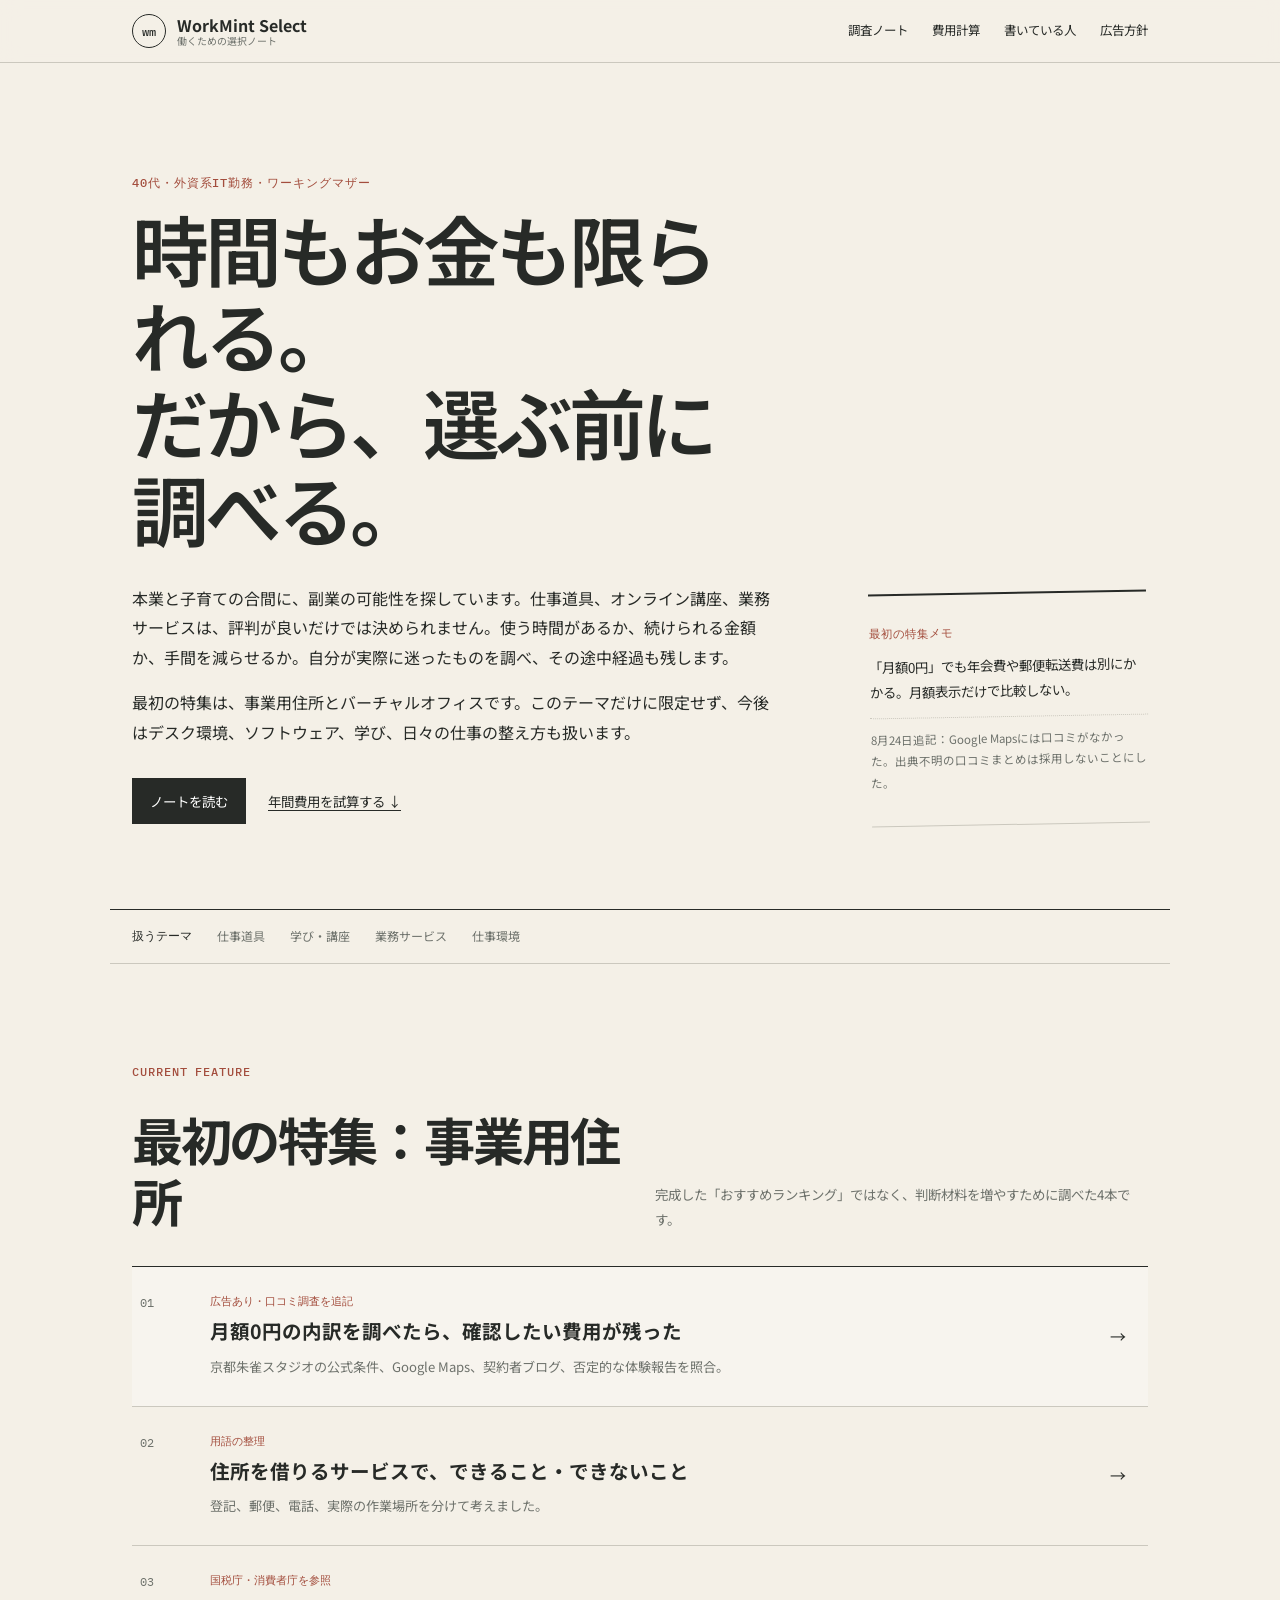
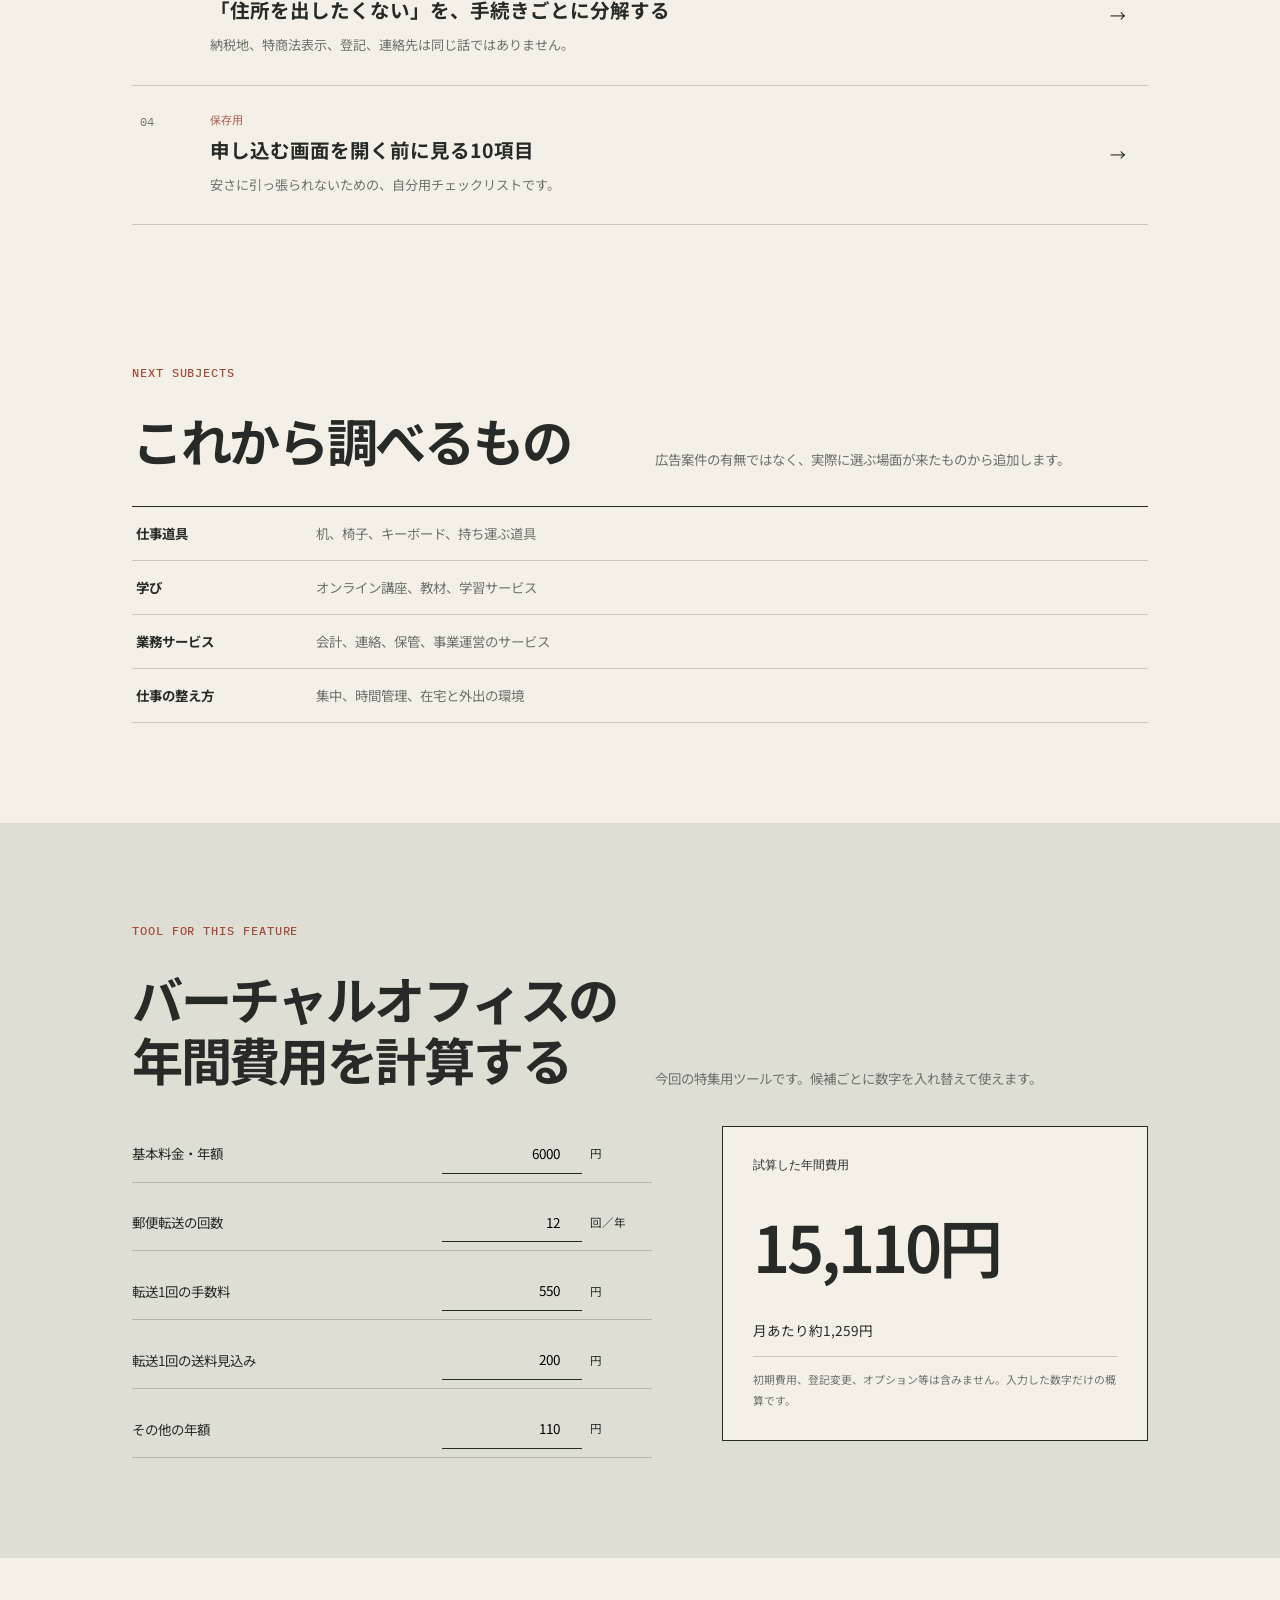
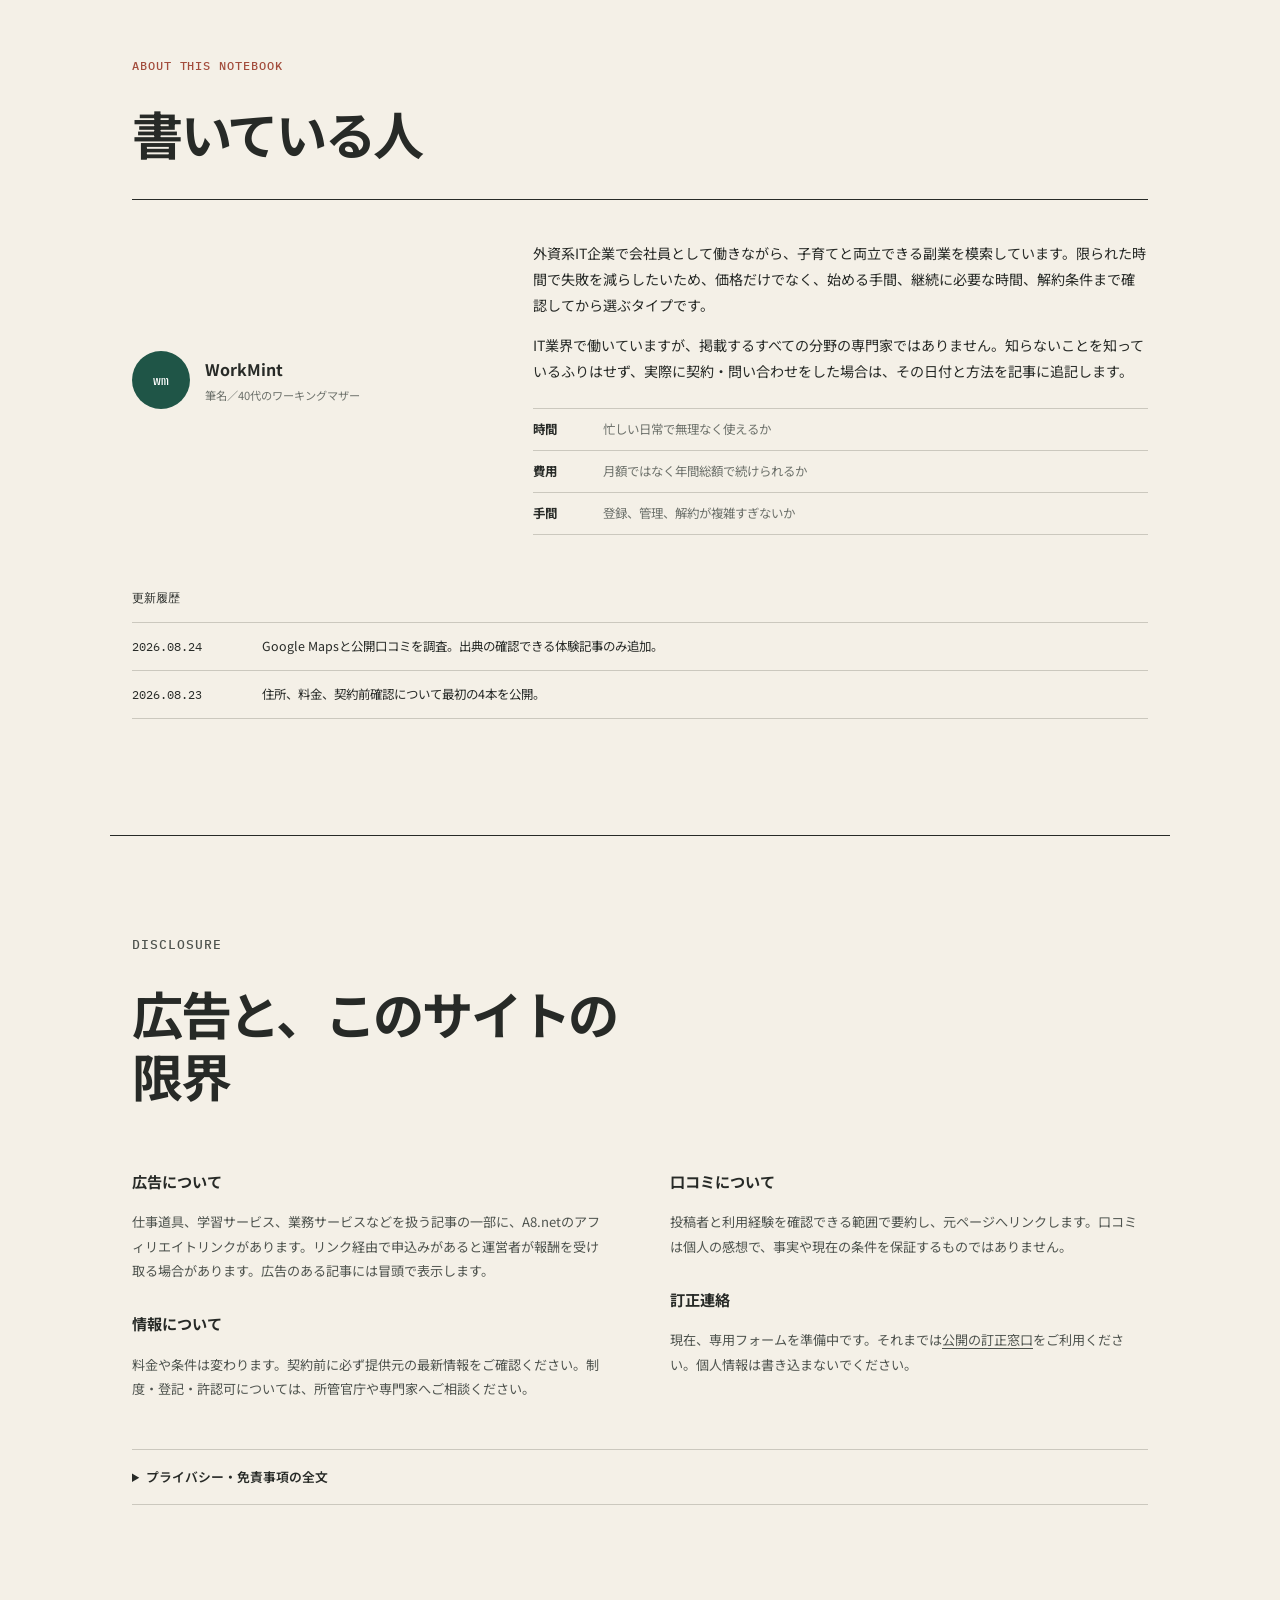
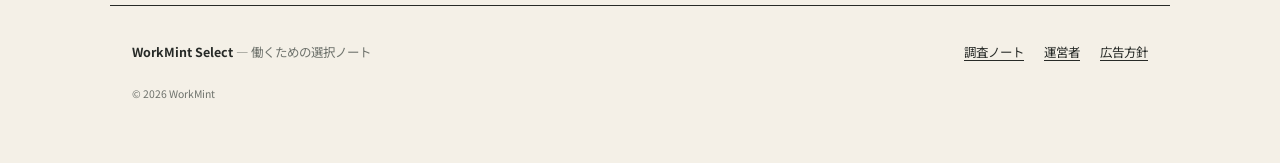
<file: index.html>
<!doctype html>
<html lang="ja">
<head>
<meta charset="utf-8"><meta name="viewport" content="width=device-width,initial-scale=1">
<meta name="description" content="仕事道具、学び、業務サービスについて、運営者が選ぶ前に調べた過程と根拠を残す個人ノートです。">
<meta name="theme-color" content="#f4f0e7"><meta property="og:type" content="website">
<meta property="og:title" content="WorkMint Select｜働くための選択ノート">
<meta property="og:description" content="仕事で使うものを選ぶ前に、料金、使い方、合わない条件を公式資料から調べています。">
<title>WorkMint Select｜働くための選択ノート</title>
<link rel="stylesheet" href="styles.css"><script src="script.js" defer></script>
<style>.upcoming{padding-top:40px}.topic-lines{border-top:1px solid var(--ink)}.topic-lines p{display:grid;grid-template-columns:180px 1fr;margin:0;padding:14px 4px;border-bottom:1px solid var(--line);font-size:.84rem}.topic-lines span{color:var(--muted)}@media(max-width:600px){.topic-lines p{grid-template-columns:1fr;gap:3px}} .persona-values{margin-top:24px;border-top:1px solid var(--line)}.persona-values p{display:grid;grid-template-columns:70px 1fr;margin:0;padding:9px 0;border-bottom:1px solid var(--line);font-size:.78rem!important}.persona-values span{color:var(--muted)}</style></head>
<body>
<a class="skip" href="#main">本文へ移動</a>
<header class="site-header"><div class="header-inner">
<a class="brand" href="#top"><span class="brand-mark">wm</span><span>WorkMint Select<small>働くための選択ノート</small></span></a>
<button class="menu-button" aria-expanded="false" aria-controls="global-nav">メニュー</button>
<nav id="global-nav"><a href="#notes">調査ノート</a><a href="#calculator">費用計算</a><a href="#profile">書いている人</a><a href="#policy">広告方針</a></nav>
</div></header>
<main id="main">
<section class="journal-hero" id="top">
<div class="hero-main"><p class="kicker">40代・外資系IT勤務・ワーキングマザー</p><h1>時間もお金も限られる。<br>だから、選ぶ前に調べる。</h1><p>本業と子育ての合間に、副業の可能性を探しています。仕事道具、オンライン講座、業務サービスは、評判が良いだけでは決められません。使う時間があるか、続けられる金額か、手間を減らせるか。自分が実際に迷ったものを調べ、その途中経過も残します。</p><p>最初の特集は、事業用住所とバーチャルオフィスです。このテーマだけに限定せず、今後はデスク環境、ソフトウェア、学び、日々の仕事の整え方も扱います。</p><div class="hero-links"><a class="solid-link" href="#notes">ノートを読む</a><a href="#calculator">年間費用を試算する ↓</a></div></div>
<aside class="margin-note"><p class="hand">最初の特集メモ</p><p>「月額0円」でも年会費や郵便転送費は別にかかる。月額表示だけで比較しない。</p><p class="note-source">8月24日追記：Google Mapsには口コミがなかった。出典不明の口コミまとめは採用しないことにした。</p></aside>
</section>

<section class="working-on"><span>扱うテーマ</span><ul><li>仕事道具</li><li>学び・講座</li><li>業務サービス</li><li>仕事環境</li></ul></section>

<section class="notes section" id="notes">
<div class="section-title"><p>Current feature</p><h2>最初の特集：事業用住所</h2><span>完成した「おすすめランキング」ではなく、判断材料を増やすために調べた4本です。</span></div>
<div class="note-list">
<a class="note-row primary-note" href="articles/virtual-office-kyoto.html"><span class="note-no">01</span><div><p class="note-tag">広告あり・口コミ調査を追記</p><h3>月額0円の内訳を調べたら、確認したい費用が残った</h3><p>京都朱雀スタジオの公式条件、Google Maps、契約者ブログ、否定的な体験報告を照合。</p></div><span class="arrow">→</span></a>
<a class="note-row" href="articles/virtual-office-basics.html"><span class="note-no">02</span><div><p class="note-tag">用語の整理</p><h3>住所を借りるサービスで、できること・できないこと</h3><p>登記、郵便、電話、実際の作業場所を分けて考えました。</p></div><span class="arrow">→</span></a>
<a class="note-row" href="articles/protect-home-address.html"><span class="note-no">03</span><div><p class="note-tag">国税庁・消費者庁を参照</p><h3>「住所を出したくない」を、手続きごとに分解する</h3><p>納税地、特商法表示、登記、連絡先は同じ話ではありません。</p></div><span class="arrow">→</span></a>
<a class="note-row" href="articles/virtual-office-checklist.html"><span class="note-no">04</span><div><p class="note-tag">保存用</p><h3>申し込む画面を開く前に見る10項目</h3><p>安さに引っ張られないための、自分用チェックリストです。</p></div><span class="arrow">→</span></a>
</div>
</section>

<section class="section upcoming">
<div class="section-title"><p>Next subjects</p><h2>これから調べるもの</h2><span>広告案件の有無ではなく、実際に選ぶ場面が来たものから追加します。</span></div>
<div class="topic-lines"><p><strong>仕事道具</strong><span>机、椅子、キーボード、持ち運ぶ道具</span></p><p><strong>学び</strong><span>オンライン講座、教材、学習サービス</span></p><p><strong>業務サービス</strong><span>会計、連絡、保管、事業運営のサービス</span></p><p><strong>仕事の整え方</strong><span>集中、時間管理、在宅と外出の環境</span></p></div>
</section>

<section class="calculator section" id="calculator">
<div class="section-title"><p>Tool for this feature</p><h2>バーチャルオフィスの年間費用を計算する</h2><span>今回の特集用ツールです。候補ごとに数字を入れ替えて使えます。</span></div>
<div class="calc-grid"><form id="cost-form">
<label>基本料金・年額<input id="base-cost" type="number" min="0" value="6000"><span>円</span></label>
<label>郵便転送の回数<input id="mail-count" type="number" min="0" value="12"><span>回／年</span></label>
<label>転送1回の手数料<input id="mail-fee" type="number" min="0" value="550"><span>円</span></label>
<label>転送1回の送料見込み<input id="postage" type="number" min="0" value="200"><span>円</span></label>
<label>その他の年額<input id="other-cost" type="number" min="0" value="110"><span>円</span></label>
</form><div class="calc-result"><p>試算した年間費用</p><output id="annual-total">15,110円</output><p id="monthly-total">月あたり約1,259円</p><small>初期費用、登記変更、オプション等は含みません。入力した数字だけの概算です。</small></div></div>
</section>

<section class="profile section" id="profile">
<div class="section-title"><p>About this notebook</p><h2>書いている人</h2></div>
<div class="profile-body"><div class="profile-name"><span>wm</span><div><strong>WorkMint</strong><small>筆名／40代のワーキングマザー</small></div></div>
<div><p>外資系IT企業で会社員として働きながら、子育てと両立できる副業を模索しています。限られた時間で失敗を減らしたいため、価格だけでなく、始める手間、継続に必要な時間、解約条件まで確認してから選ぶタイプです。</p><p>IT業界で働いていますが、掲載するすべての分野の専門家ではありません。知らないことを知っているふりはせず、実際に契約・問い合わせをした場合は、その日付と方法を記事に追記します。</p><div class="persona-values"><p><strong>時間</strong><span>忙しい日常で無理なく使えるか</span></p><p><strong>費用</strong><span>月額ではなく年間総額で続けられるか</span></p><p><strong>手間</strong><span>登録、管理、解約が複雑すぎないか</span></p></div></div></div>
<div class="change-log"><h3>更新履歴</h3><dl><div><dt>2026.08.24</dt><dd>Google Mapsと公開口コミを調査。出典の確認できる体験記事のみ追加。</dd></div><div><dt>2026.08.23</dt><dd>住所、料金、契約前確認について最初の4本を公開。</dd></div></dl></div>
</section>

<section class="policy section" id="policy">
<div class="section-title"><p>Disclosure</p><h2>広告と、このサイトの限界</h2></div>
<div class="policy-grid"><div><h3>広告について</h3><p>仕事道具、学習サービス、業務サービスなどを扱う記事の一部に、A8.netのアフィリエイトリンクがあります。リンク経由で申込みがあると運営者が報酬を受け取る場合があります。広告のある記事には冒頭で表示します。</p><h3>情報について</h3><p>料金や条件は変わります。契約前に必ず提供元の最新情報をご確認ください。制度・登記・許認可については、所管官庁や専門家へご相談ください。</p></div><div><h3>口コミについて</h3><p>投稿者と利用経験を確認できる範囲で要約し、元ページへリンクします。口コミは個人の感想で、事実や現在の条件を保証するものではありません。</p><h3>訂正連絡</h3><p>現在、専用フォームを準備中です。それまでは<a href="https://github.com/workmint-tools/workmint-select/issues/new" target="_blank" rel="noopener noreferrer">公開の訂正窓口</a>をご利用ください。個人情報は書き込まないでください。</p></div></div>
<details><summary>プライバシー・免責事項の全文</summary><div class="legal"><p>当サイトでは品質改善や広告配信のためCookie等を利用する場合があります。ブラウザ設定でCookieを無効にできます。お問い合わせで取得した情報は回答に必要な範囲で利用します。</p><p>正確な情報提供に努めますが、完全性・最新性を保証しません。当サイトの情報に基づく購入・契約はご自身の判断で行ってください。情報利用によって生じた損害について、運営者は責任を負いかねます。</p><p>制定：2026年8月23日　最終更新：2026年8月24日</p></div></details>
</section>
</main>
<footer><p>WorkMint Select <span>— 働くための選択ノート</span></p><nav><a href="#notes">調査ノート</a><a href="#profile">運営者</a><a href="#policy">広告方針</a></nav><small>© 2026 WorkMint</small></footer>
</body></html>
</file>
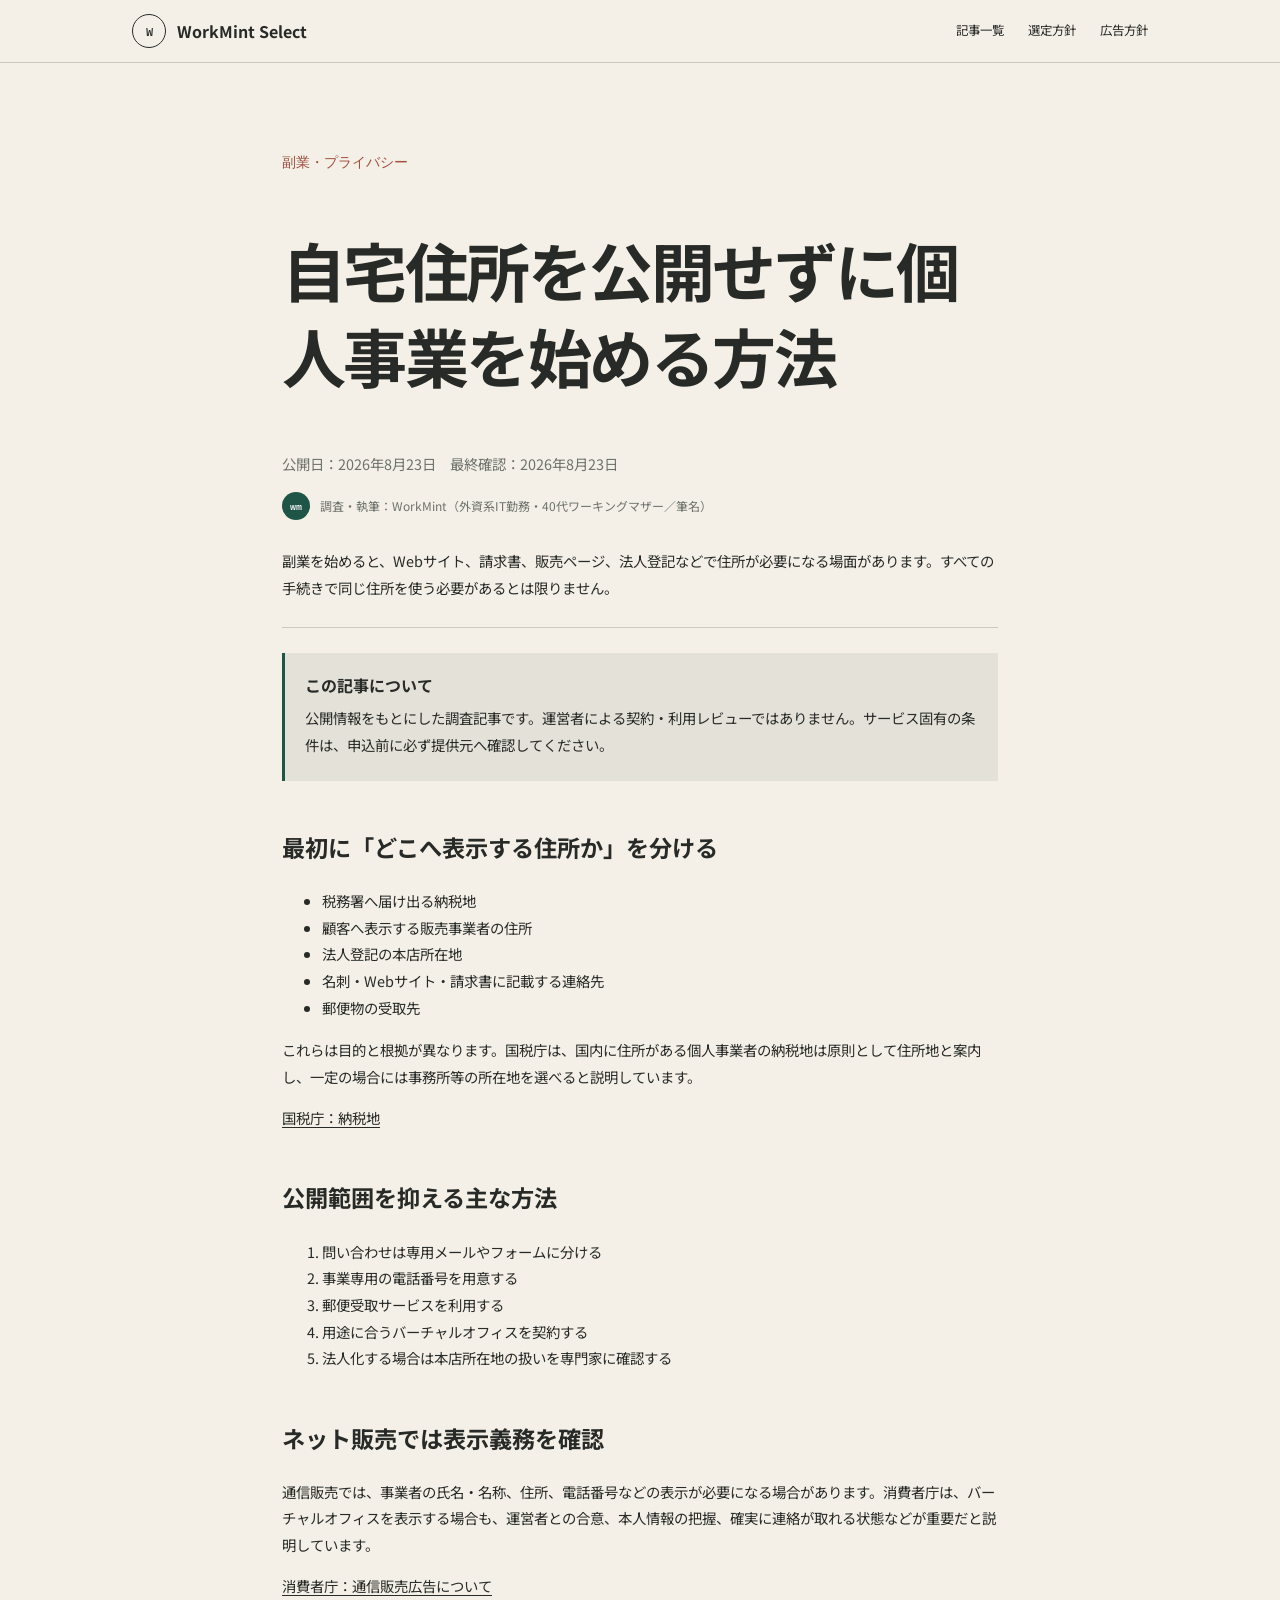
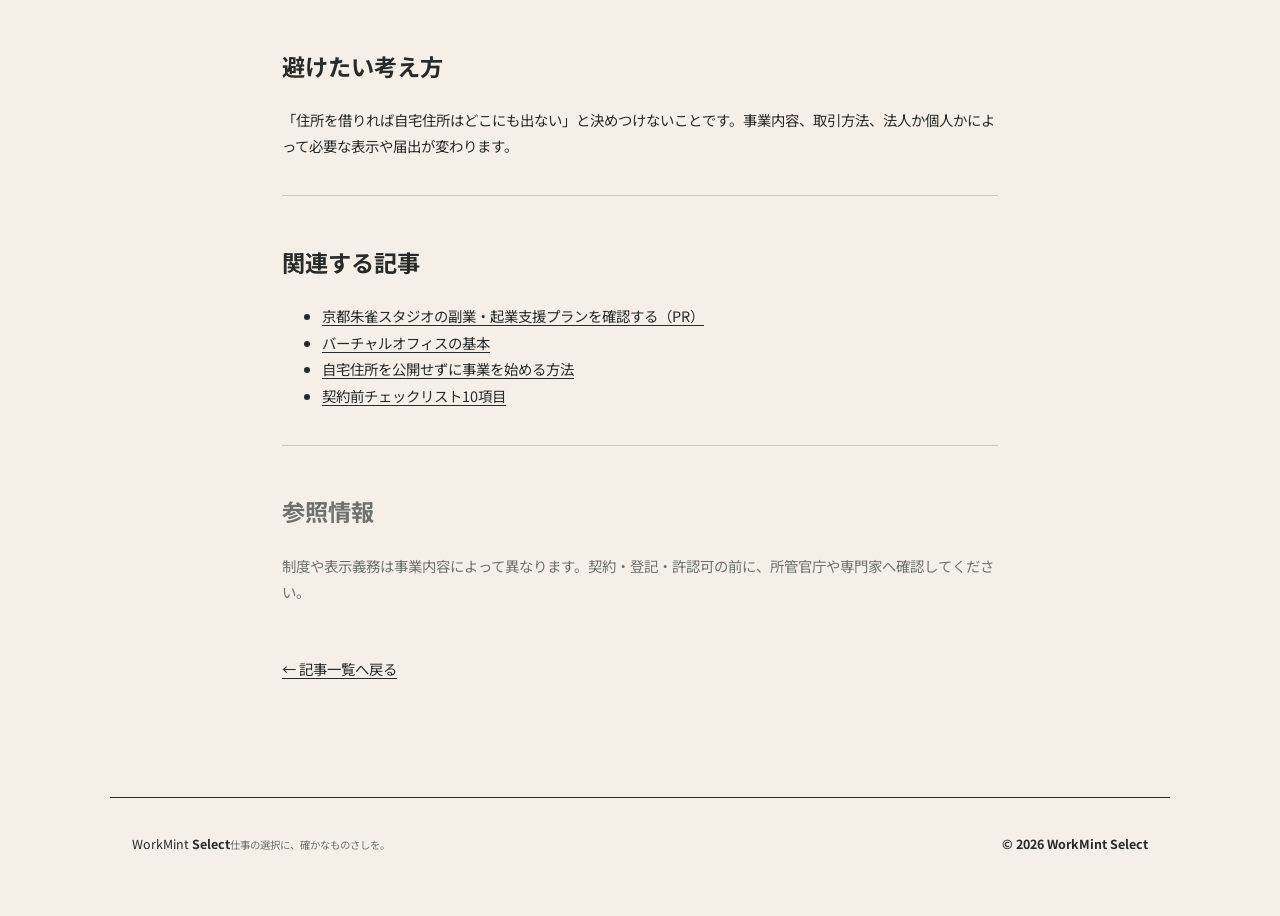
<file: articles/protect-home-address.html>
<!doctype html>
<html lang="ja"><head>
<meta charset="utf-8"><meta name="viewport" content="width=device-width,initial-scale=1">
<meta name="description" content="副業や個人事業で自宅住所の公開範囲を抑えるための選択肢と、税務・通信販売で混同しやすい点を整理します。"><meta name="theme-color" content="#0e3b35">
<meta property="og:title" content="自宅住所を公開せずに個人事業を始める方法｜WorkMint Select"><meta property="og:description" content="副業や個人事業で自宅住所の公開範囲を抑えるための選択肢と、税務・通信販売で混同しやすい点を整理します。"><meta property="og:type" content="article">
<title>自宅住所を公開せずに個人事業を始める方法｜WorkMint Select</title><link rel="stylesheet" href="../styles.css">
</head><body><a class="skip" href="#main">本文へ移動</a>
<header class="site-header"><div class="header-inner"><a class="brand" href="../index.html"><span class="brand-mark">W</span><span>WorkMint <b>Select</b></span></a><nav aria-label="記事ナビゲーション"><a href="../index.html#articles">記事一覧</a><a href="../index.html#method">選定方針</a><a href="../index.html#policy">広告方針</a></nav></div></header>
<main id="main" class="article-page"><article><p class="article-label">副業・プライバシー</p><h1>自宅住所を公開せずに個人事業を始める方法</h1><p class="article-date">公開日：2026年8月23日　最終確認：2026年8月23日</p><div class="article-author"><span class="author-dot">wm</span><span>調査・執筆：WorkMint（外資系IT勤務・40代ワーキングマザー／筆名）</span></div><p class="article-lead">副業を始めると、Webサイト、請求書、販売ページ、法人登記などで住所が必要になる場面があります。すべての手続きで同じ住所を使う必要があるとは限りません。</p><aside class="research-box"><strong>この記事について</strong><p>公開情報をもとにした調査記事です。運営者による契約・利用レビューではありません。サービス固有の条件は、申込前に必ず提供元へ確認してください。</p></aside>
<h2>最初に「どこへ表示する住所か」を分ける</h2><ul><li>税務署へ届け出る納税地</li><li>顧客へ表示する販売事業者の住所</li><li>法人登記の本店所在地</li><li>名刺・Webサイト・請求書に記載する連絡先</li><li>郵便物の受取先</li></ul>
<p>これらは目的と根拠が異なります。国税庁は、国内に住所がある個人事業者の納税地は原則として住所地と案内し、一定の場合には事務所等の所在地を選べると説明しています。</p>
<p><a href="https://www.nta.go.jp/taxes/shiraberu/taxanswer/shohi/6617.htm" target="_blank" rel="noopener noreferrer">国税庁：納税地</a></p>
<h2>公開範囲を抑える主な方法</h2><ol><li>問い合わせは専用メールやフォームに分ける</li><li>事業専用の電話番号を用意する</li><li>郵便受取サービスを利用する</li><li>用途に合うバーチャルオフィスを契約する</li><li>法人化する場合は本店所在地の扱いを専門家に確認する</li></ol>
<h2>ネット販売では表示義務を確認</h2><p>通信販売では、事業者の氏名・名称、住所、電話番号などの表示が必要になる場合があります。消費者庁は、バーチャルオフィスを表示する場合も、運営者との合意、本人情報の把握、確実に連絡が取れる状態などが重要だと説明しています。</p>
<p><a href="https://www.no-trouble.caa.go.jp/what/mailorder/advertising.html" target="_blank" rel="noopener noreferrer">消費者庁：通信販売広告について</a></p>
<h2>避けたい考え方</h2><p>「住所を借りれば自宅住所はどこにも出ない」と決めつけないことです。事業内容、取引方法、法人か個人かによって必要な表示や届出が変わります。</p>
<section class="related-links"><h2>関連する記事</h2><ul><li><a href="virtual-office-kyoto.html">京都朱雀スタジオの副業・起業支援プランを確認する（PR）</a></li><li><a href="virtual-office-basics.html">バーチャルオフィスの基本</a></li><li><a href="protect-home-address.html">自宅住所を公開せずに事業を始める方法</a></li><li><a href="virtual-office-checklist.html">契約前チェックリスト10項目</a></li></ul></section>
<section class="source-note"><h2>参照情報</h2><p>制度や表示義務は事業内容によって異なります。契約・登記・許認可の前に、所管官庁や専門家へ確認してください。</p></section>
</article><p class="back-link"><a href="../index.html#articles">← 記事一覧へ戻る</a></p></main>
<footer><div class="footer-brand">WorkMint <b>Select</b><small>仕事の選択に、確かなものさしを。</small></div><p>© 2026 WorkMint Select</p></footer></body></html>
</file>
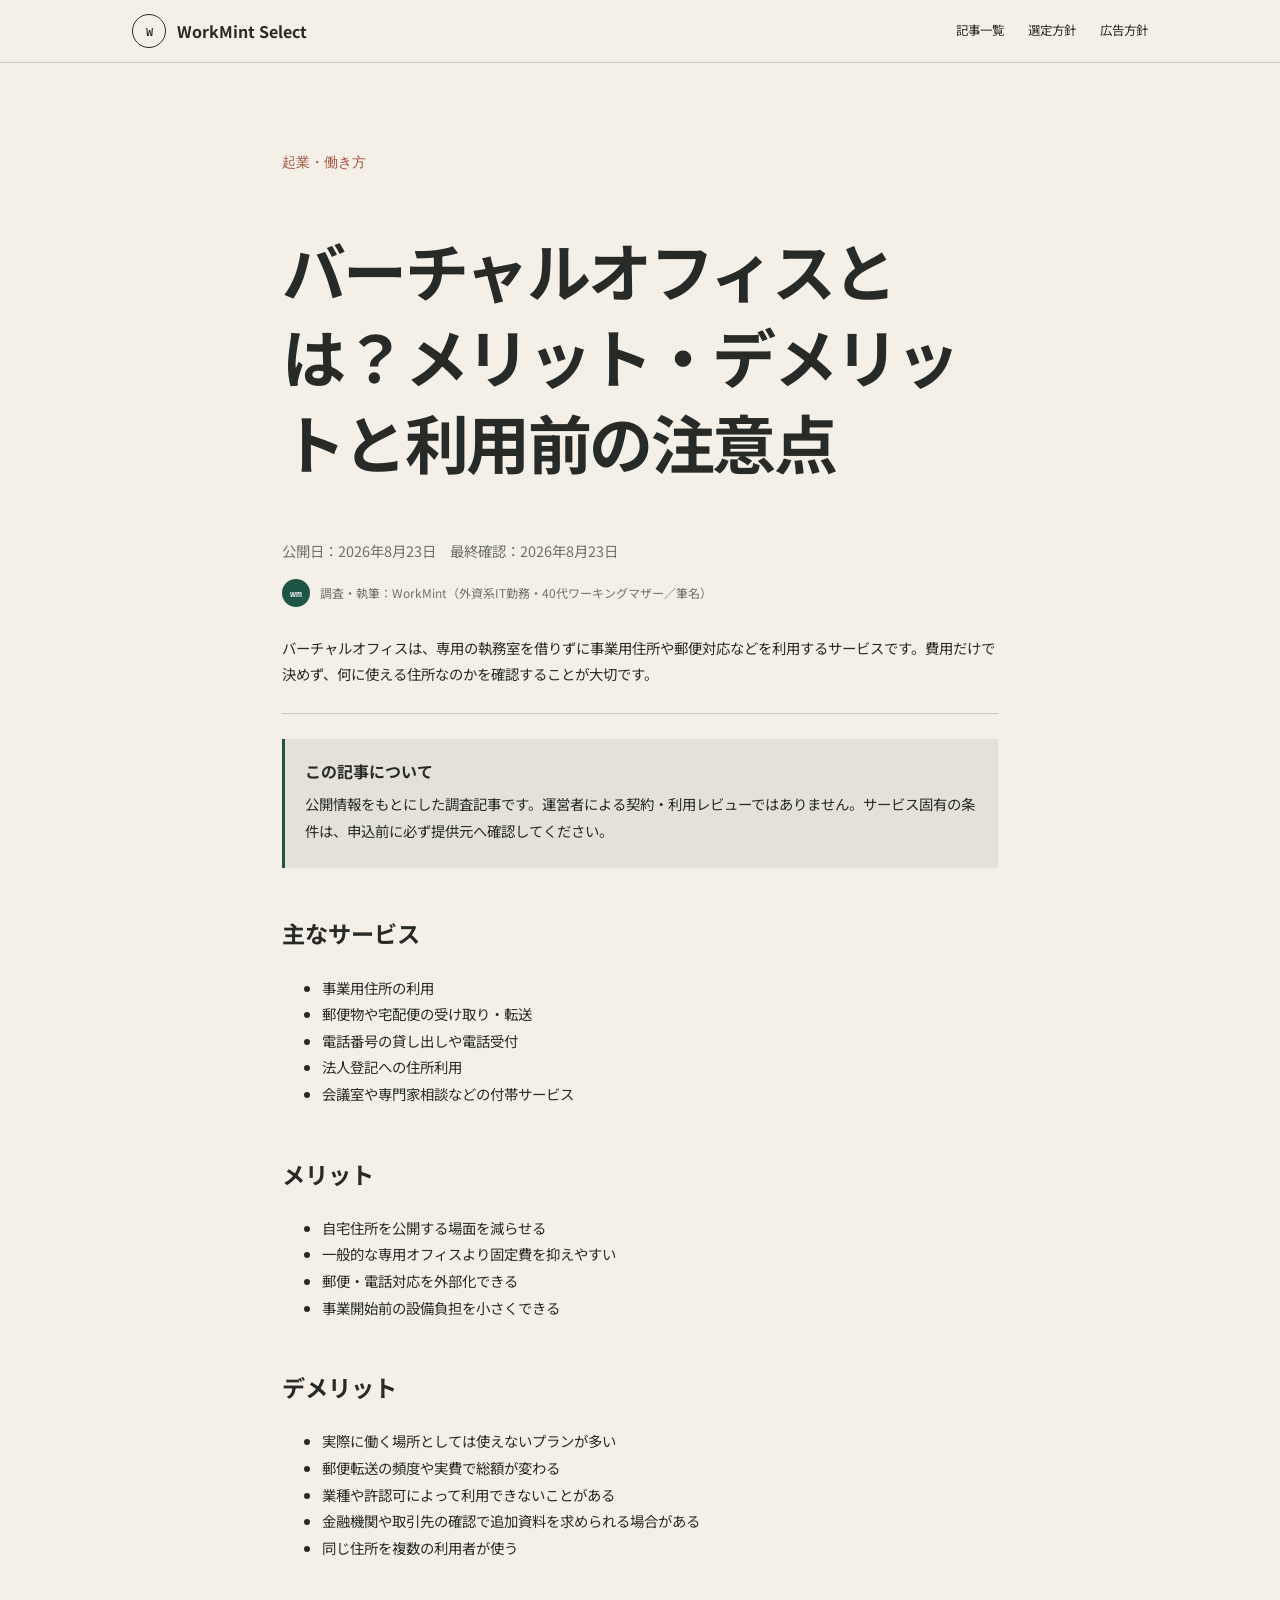
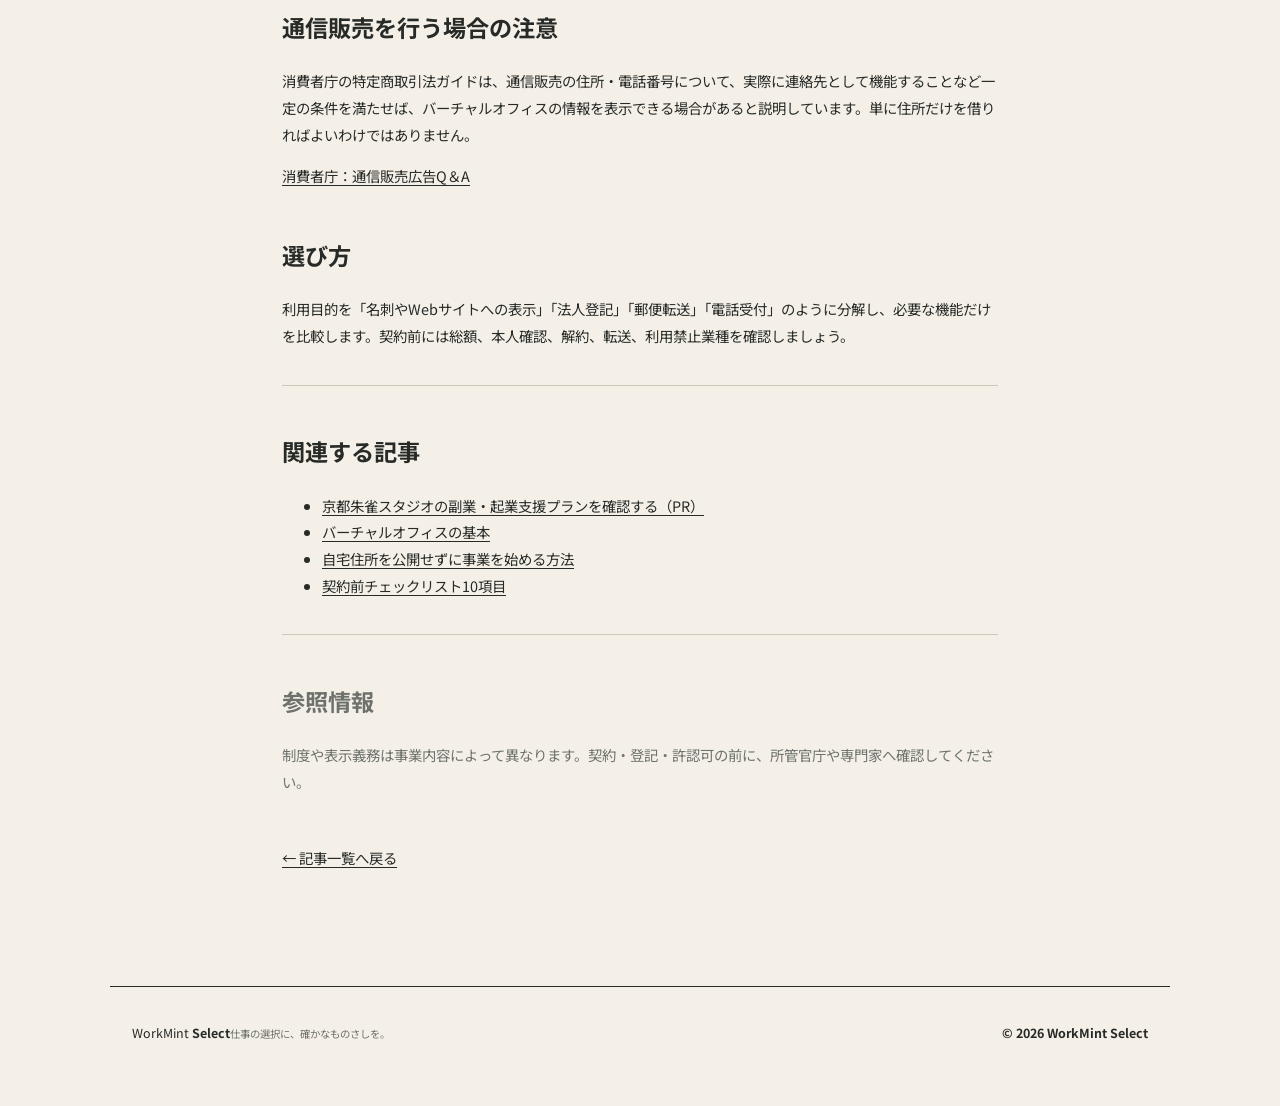
<file: articles/virtual-office-basics.html>
<!doctype html>
<html lang="ja"><head>
<meta charset="utf-8"><meta name="viewport" content="width=device-width,initial-scale=1">
<meta name="description" content="バーチャルオフィスで利用できる住所・郵便・電話サービスと、契約前に確認したい弱点を初心者向けに整理します。"><meta name="theme-color" content="#0e3b35">
<meta property="og:title" content="バーチャルオフィスとは？メリット・デメリットと利用前の注意点｜WorkMint Select"><meta property="og:description" content="バーチャルオフィスで利用できる住所・郵便・電話サービスと、契約前に確認したい弱点を初心者向けに整理します。"><meta property="og:type" content="article">
<title>バーチャルオフィスとは？メリット・デメリットと利用前の注意点｜WorkMint Select</title><link rel="stylesheet" href="../styles.css">
</head><body><a class="skip" href="#main">本文へ移動</a>
<header class="site-header"><div class="header-inner"><a class="brand" href="../index.html"><span class="brand-mark">W</span><span>WorkMint <b>Select</b></span></a><nav aria-label="記事ナビゲーション"><a href="../index.html#articles">記事一覧</a><a href="../index.html#method">選定方針</a><a href="../index.html#policy">広告方針</a></nav></div></header>
<main id="main" class="article-page"><article><p class="article-label">起業・働き方</p><h1>バーチャルオフィスとは？メリット・デメリットと利用前の注意点</h1><p class="article-date">公開日：2026年8月23日　最終確認：2026年8月23日</p><div class="article-author"><span class="author-dot">wm</span><span>調査・執筆：WorkMint（外資系IT勤務・40代ワーキングマザー／筆名）</span></div><p class="article-lead">バーチャルオフィスは、専用の執務室を借りずに事業用住所や郵便対応などを利用するサービスです。費用だけで決めず、何に使える住所なのかを確認することが大切です。</p><aside class="research-box"><strong>この記事について</strong><p>公開情報をもとにした調査記事です。運営者による契約・利用レビューではありません。サービス固有の条件は、申込前に必ず提供元へ確認してください。</p></aside>
<h2>主なサービス</h2><ul><li>事業用住所の利用</li><li>郵便物や宅配便の受け取り・転送</li><li>電話番号の貸し出しや電話受付</li><li>法人登記への住所利用</li><li>会議室や専門家相談などの付帯サービス</li></ul>
<h2>メリット</h2><ul><li>自宅住所を公開する場面を減らせる</li><li>一般的な専用オフィスより固定費を抑えやすい</li><li>郵便・電話対応を外部化できる</li><li>事業開始前の設備負担を小さくできる</li></ul>
<h2>デメリット</h2><ul><li>実際に働く場所としては使えないプランが多い</li><li>郵便転送の頻度や実費で総額が変わる</li><li>業種や許認可によって利用できないことがある</li><li>金融機関や取引先の確認で追加資料を求められる場合がある</li><li>同じ住所を複数の利用者が使う</li></ul>
<h2>通信販売を行う場合の注意</h2><p>消費者庁の特定商取引法ガイドは、通信販売の住所・電話番号について、実際に連絡先として機能することなど一定の条件を満たせば、バーチャルオフィスの情報を表示できる場合があると説明しています。単に住所だけを借りればよいわけではありません。</p>
<p><a href="https://www.no-trouble.caa.go.jp/qa/advertising.html" target="_blank" rel="noopener noreferrer">消費者庁：通信販売広告Q＆A</a></p>
<h2>選び方</h2><p>利用目的を「名刺やWebサイトへの表示」「法人登記」「郵便転送」「電話受付」のように分解し、必要な機能だけを比較します。契約前には総額、本人確認、解約、転送、利用禁止業種を確認しましょう。</p>
<section class="related-links"><h2>関連する記事</h2><ul><li><a href="virtual-office-kyoto.html">京都朱雀スタジオの副業・起業支援プランを確認する（PR）</a></li><li><a href="virtual-office-basics.html">バーチャルオフィスの基本</a></li><li><a href="protect-home-address.html">自宅住所を公開せずに事業を始める方法</a></li><li><a href="virtual-office-checklist.html">契約前チェックリスト10項目</a></li></ul></section>
<section class="source-note"><h2>参照情報</h2><p>制度や表示義務は事業内容によって異なります。契約・登記・許認可の前に、所管官庁や専門家へ確認してください。</p></section>
</article><p class="back-link"><a href="../index.html#articles">← 記事一覧へ戻る</a></p></main>
<footer><div class="footer-brand">WorkMint <b>Select</b><small>仕事の選択に、確かなものさしを。</small></div><p>© 2026 WorkMint Select</p></footer></body></html>
</file>
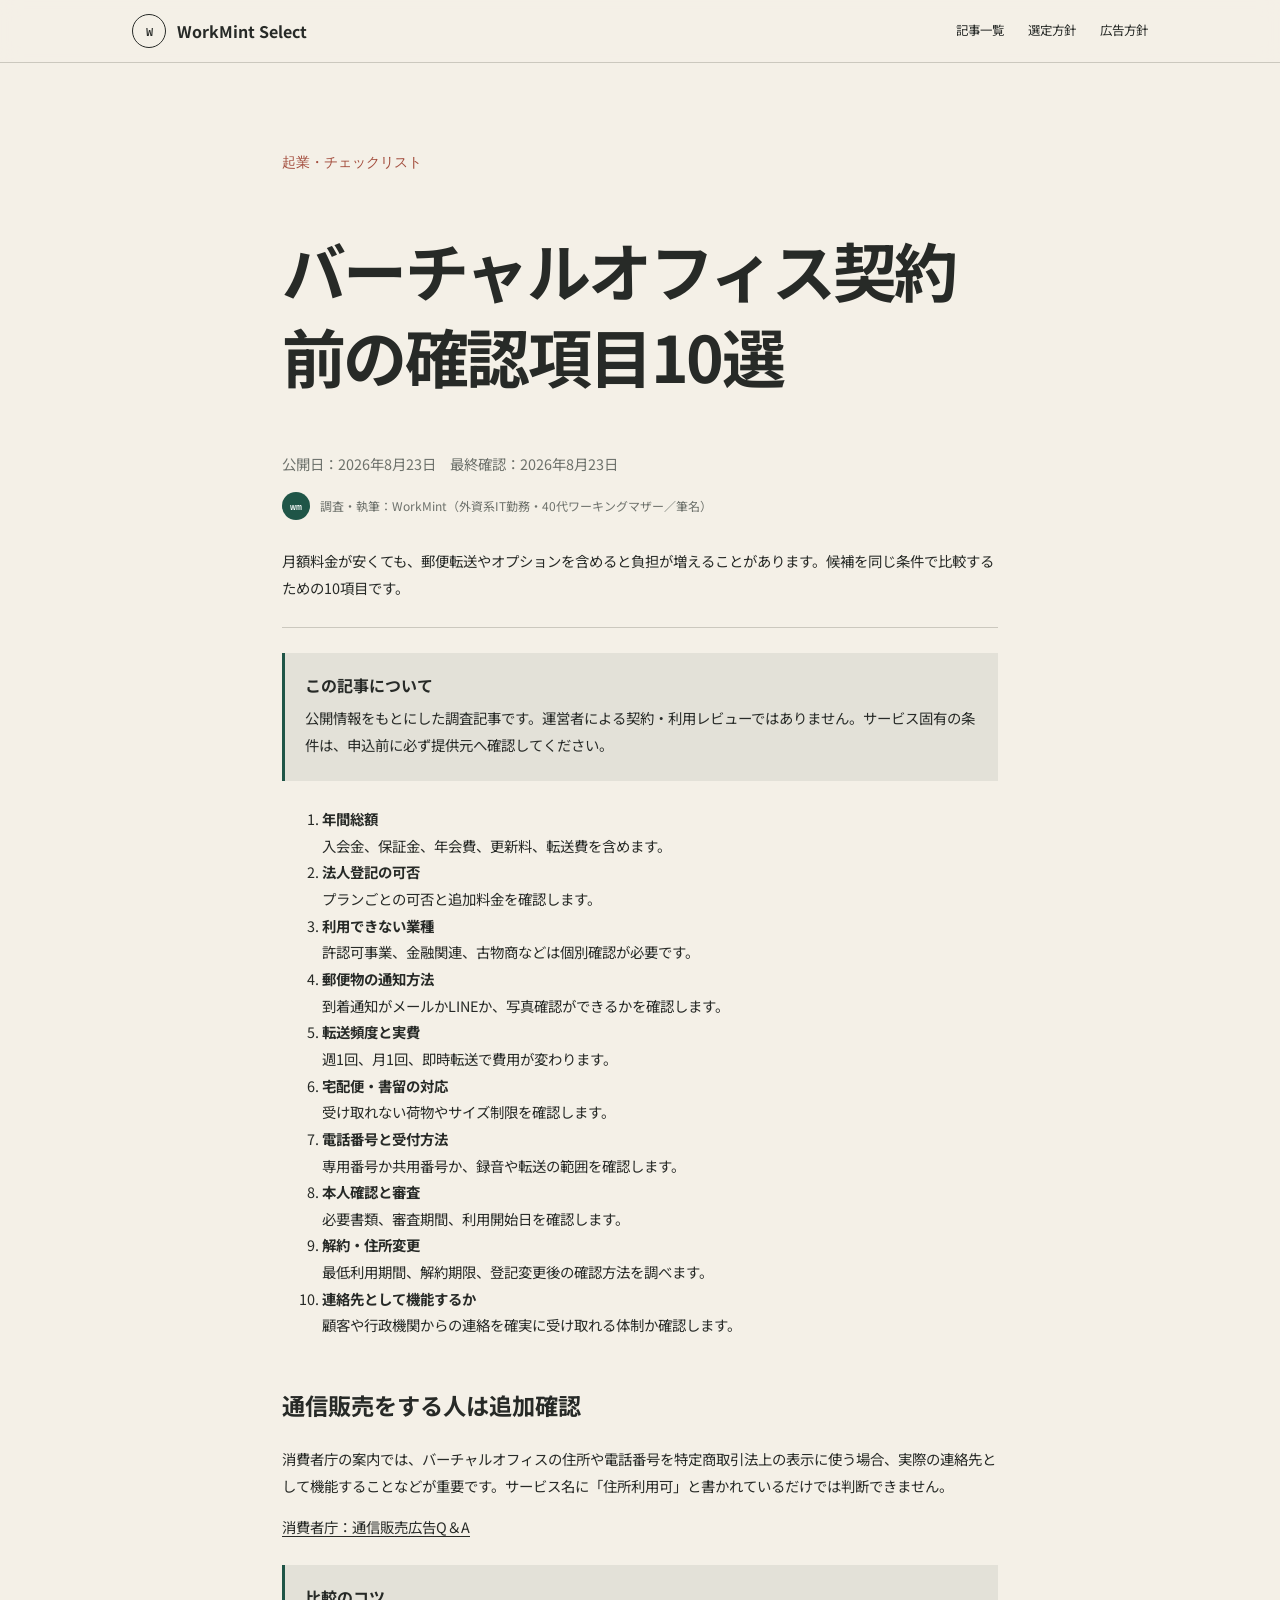
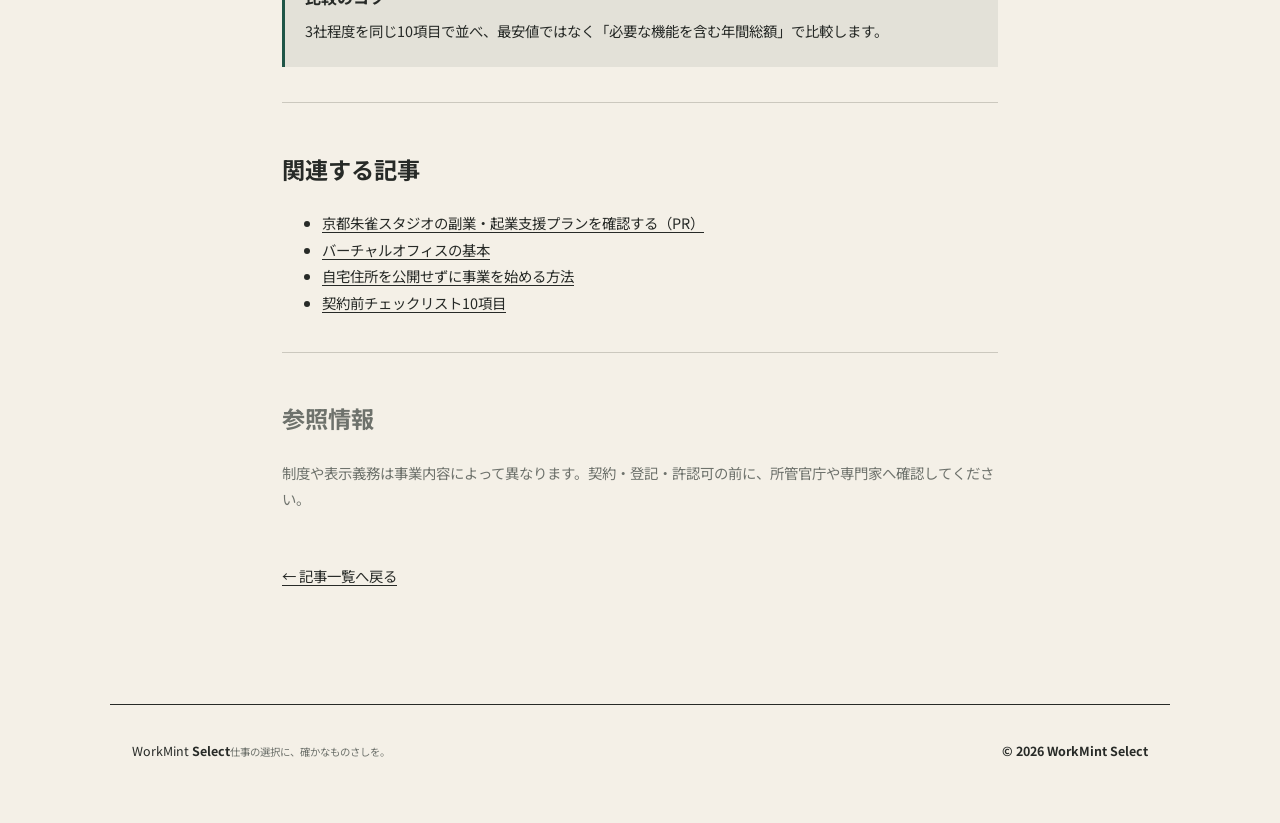
<file: articles/virtual-office-checklist.html>
<!doctype html>
<html lang="ja"><head>
<meta charset="utf-8"><meta name="viewport" content="width=device-width,initial-scale=1">
<meta name="description" content="バーチャルオフィスの料金、登記、郵便、電話、許認可、解約条件を契約前に確認できるチェックリストです。"><meta name="theme-color" content="#0e3b35">
<meta property="og:title" content="バーチャルオフィス契約前の確認項目10選｜WorkMint Select"><meta property="og:description" content="バーチャルオフィスの料金、登記、郵便、電話、許認可、解約条件を契約前に確認できるチェックリストです。"><meta property="og:type" content="article">
<title>バーチャルオフィス契約前の確認項目10選｜WorkMint Select</title><link rel="stylesheet" href="../styles.css">
</head><body><a class="skip" href="#main">本文へ移動</a>
<header class="site-header"><div class="header-inner"><a class="brand" href="../index.html"><span class="brand-mark">W</span><span>WorkMint <b>Select</b></span></a><nav aria-label="記事ナビゲーション"><a href="../index.html#articles">記事一覧</a><a href="../index.html#method">選定方針</a><a href="../index.html#policy">広告方針</a></nav></div></header>
<main id="main" class="article-page"><article><p class="article-label">起業・チェックリスト</p><h1>バーチャルオフィス契約前の確認項目10選</h1><p class="article-date">公開日：2026年8月23日　最終確認：2026年8月23日</p><div class="article-author"><span class="author-dot">wm</span><span>調査・執筆：WorkMint（外資系IT勤務・40代ワーキングマザー／筆名）</span></div><p class="article-lead">月額料金が安くても、郵便転送やオプションを含めると負担が増えることがあります。候補を同じ条件で比較するための10項目です。</p><aside class="research-box"><strong>この記事について</strong><p>公開情報をもとにした調査記事です。運営者による契約・利用レビューではありません。サービス固有の条件は、申込前に必ず提供元へ確認してください。</p></aside>
<ol class="check-list"><li><strong>年間総額</strong><br>入会金、保証金、年会費、更新料、転送費を含めます。</li><li><strong>法人登記の可否</strong><br>プランごとの可否と追加料金を確認します。</li><li><strong>利用できない業種</strong><br>許認可事業、金融関連、古物商などは個別確認が必要です。</li><li><strong>郵便物の通知方法</strong><br>到着通知がメールかLINEか、写真確認ができるかを確認します。</li><li><strong>転送頻度と実費</strong><br>週1回、月1回、即時転送で費用が変わります。</li><li><strong>宅配便・書留の対応</strong><br>受け取れない荷物やサイズ制限を確認します。</li><li><strong>電話番号と受付方法</strong><br>専用番号か共用番号か、録音や転送の範囲を確認します。</li><li><strong>本人確認と審査</strong><br>必要書類、審査期間、利用開始日を確認します。</li><li><strong>解約・住所変更</strong><br>最低利用期間、解約期限、登記変更後の確認方法を調べます。</li><li><strong>連絡先として機能するか</strong><br>顧客や行政機関からの連絡を確実に受け取れる体制か確認します。</li></ol>
<h2>通信販売をする人は追加確認</h2><p>消費者庁の案内では、バーチャルオフィスの住所や電話番号を特定商取引法上の表示に使う場合、実際の連絡先として機能することなどが重要です。サービス名に「住所利用可」と書かれているだけでは判断できません。</p>
<p><a href="https://www.no-trouble.caa.go.jp/qa/advertising.html" target="_blank" rel="noopener noreferrer">消費者庁：通信販売広告Q＆A</a></p>
<div class="fact-box"><strong>比較のコツ</strong><p>3社程度を同じ10項目で並べ、最安値ではなく「必要な機能を含む年間総額」で比較します。</p></div>
<section class="related-links"><h2>関連する記事</h2><ul><li><a href="virtual-office-kyoto.html">京都朱雀スタジオの副業・起業支援プランを確認する（PR）</a></li><li><a href="virtual-office-basics.html">バーチャルオフィスの基本</a></li><li><a href="protect-home-address.html">自宅住所を公開せずに事業を始める方法</a></li><li><a href="virtual-office-checklist.html">契約前チェックリスト10項目</a></li></ul></section>
<section class="source-note"><h2>参照情報</h2><p>制度や表示義務は事業内容によって異なります。契約・登記・許認可の前に、所管官庁や専門家へ確認してください。</p></section>
</article><p class="back-link"><a href="../index.html#articles">← 記事一覧へ戻る</a></p></main>
<footer><div class="footer-brand">WorkMint <b>Select</b><small>仕事の選択に、確かなものさしを。</small></div><p>© 2026 WorkMint Select</p></footer></body></html>
</file>
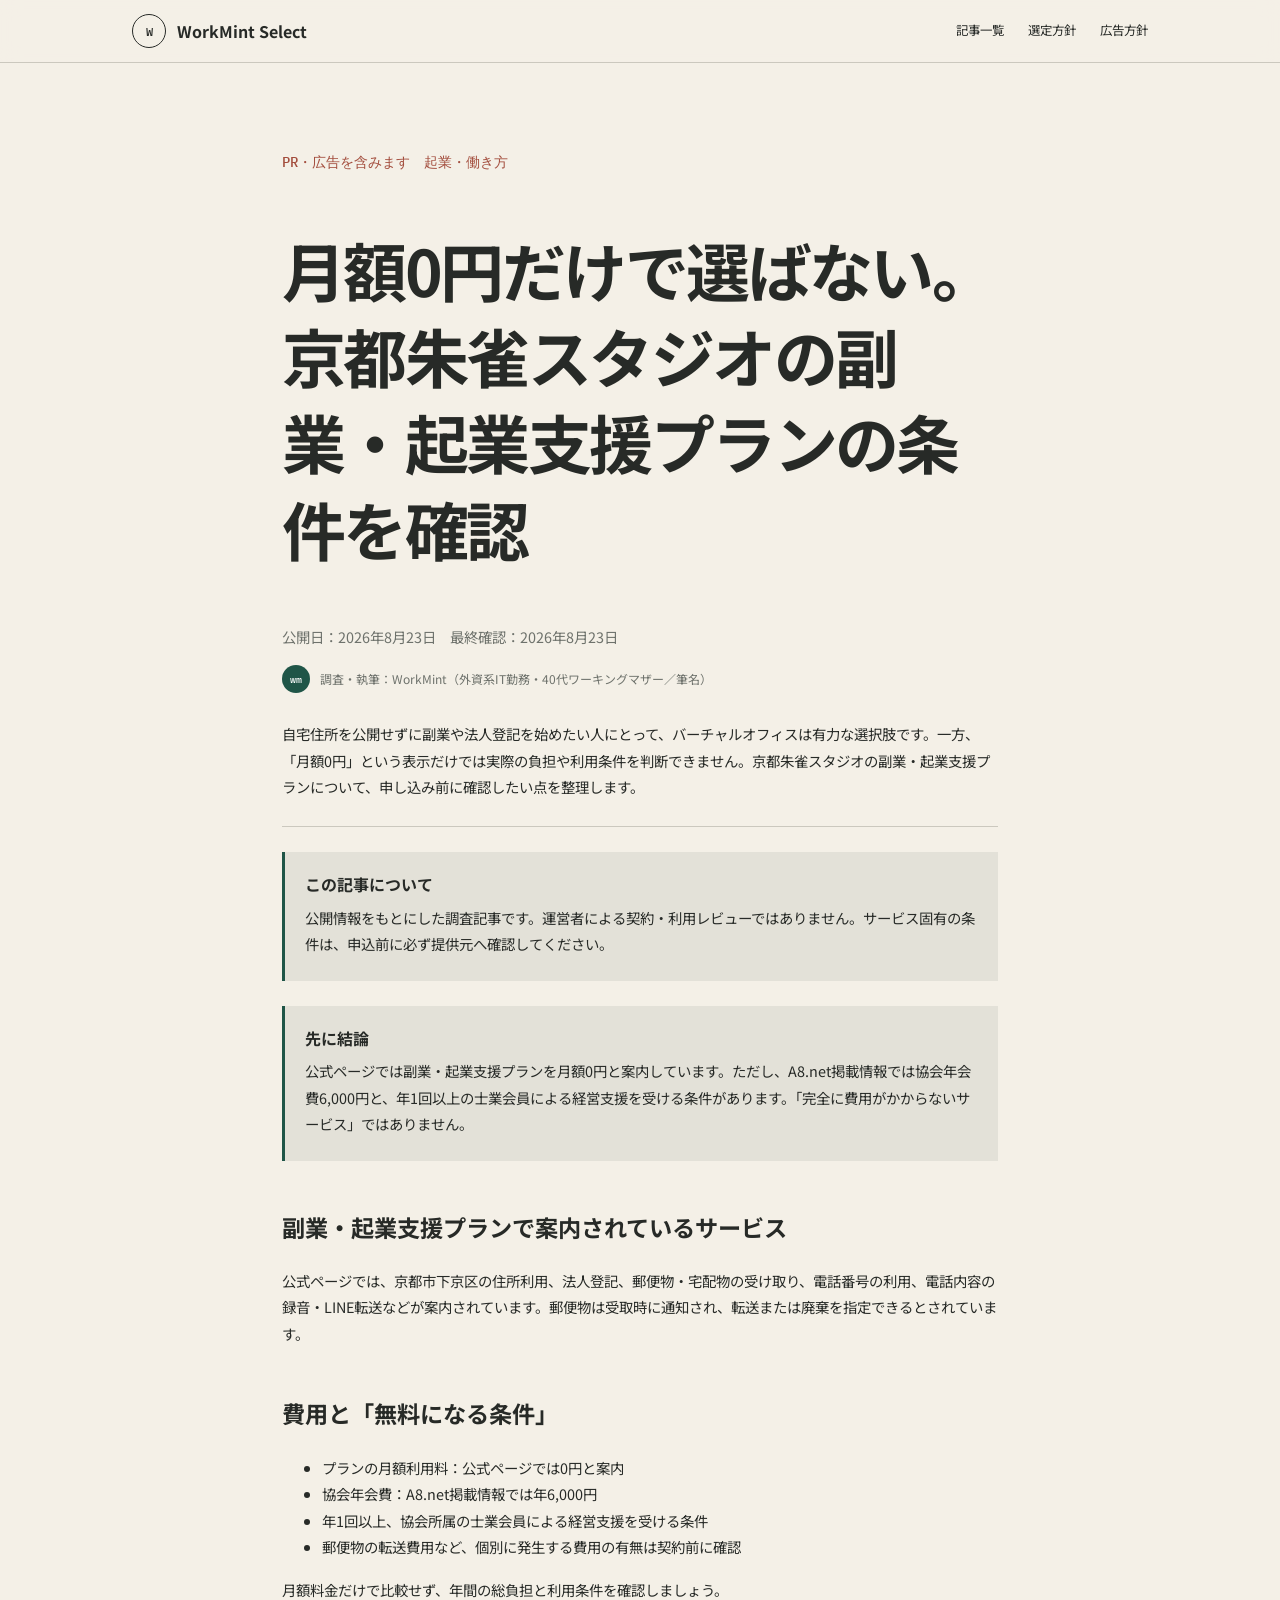
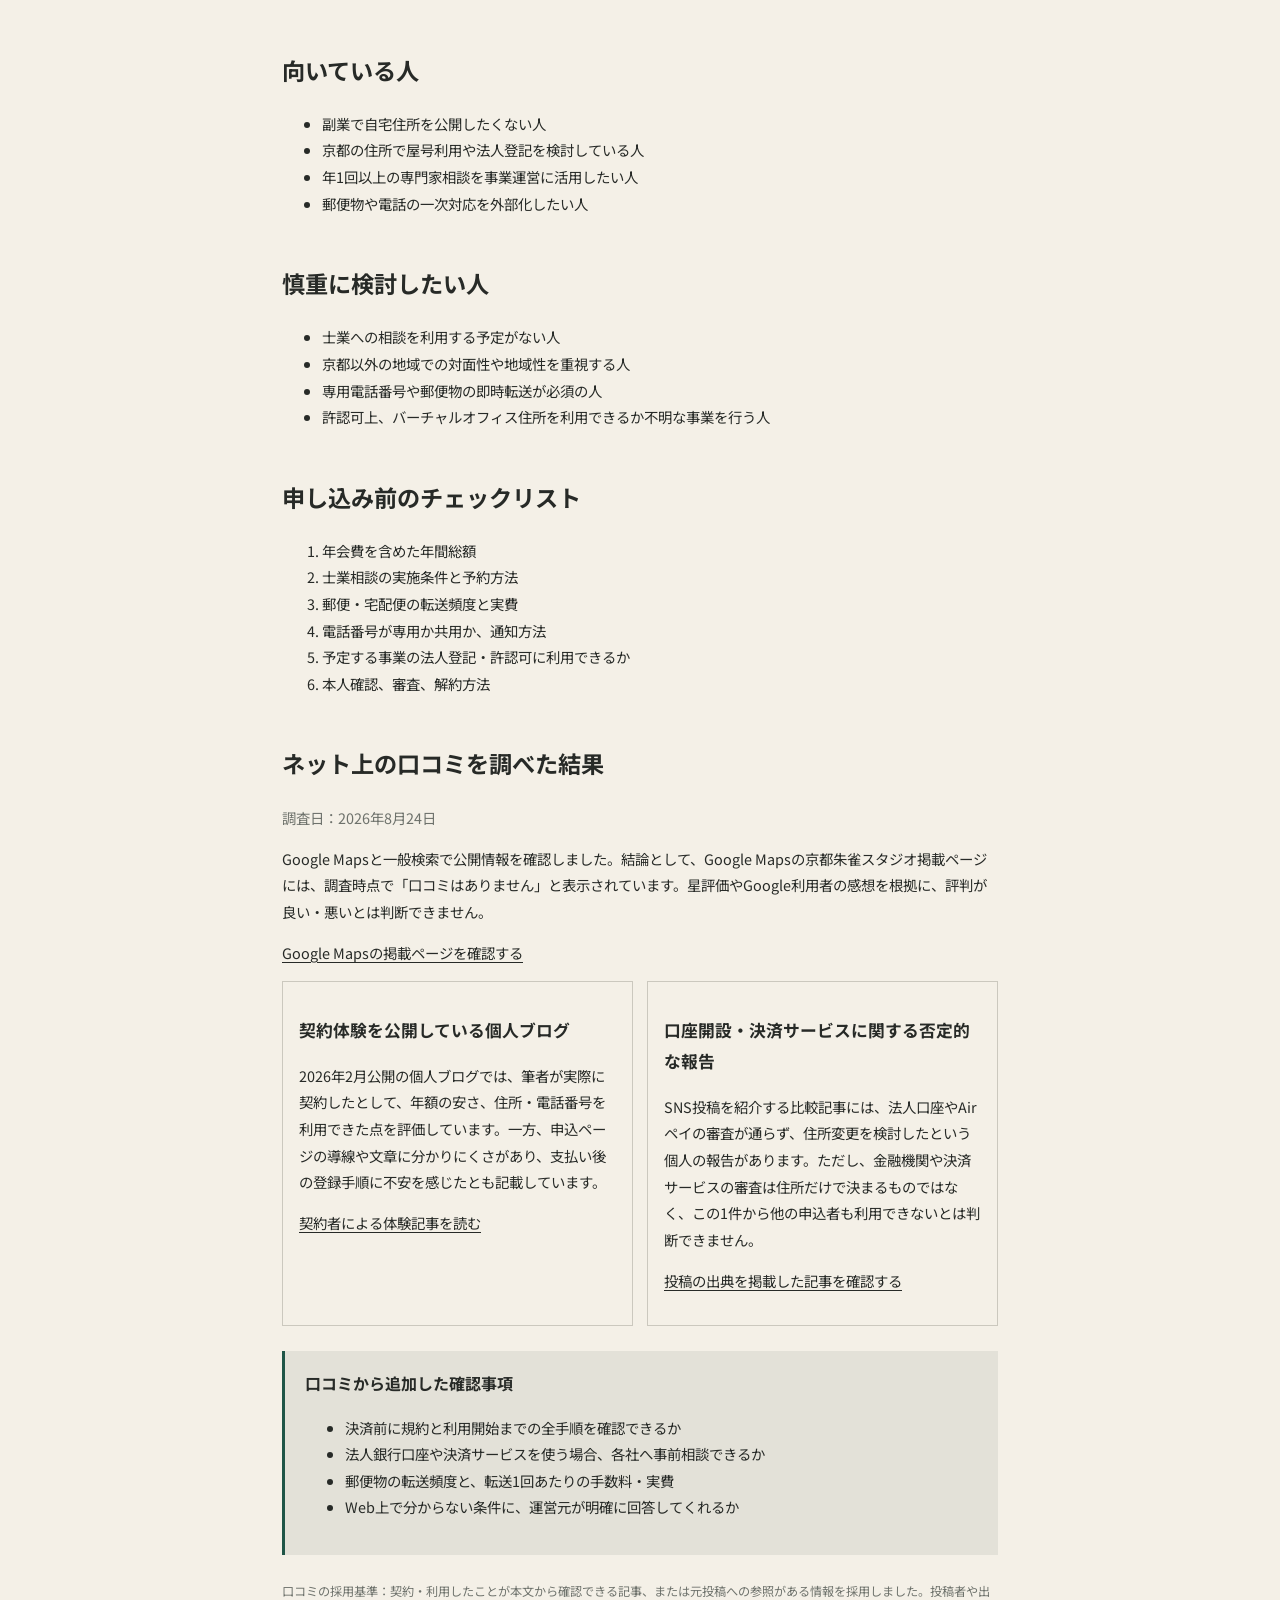
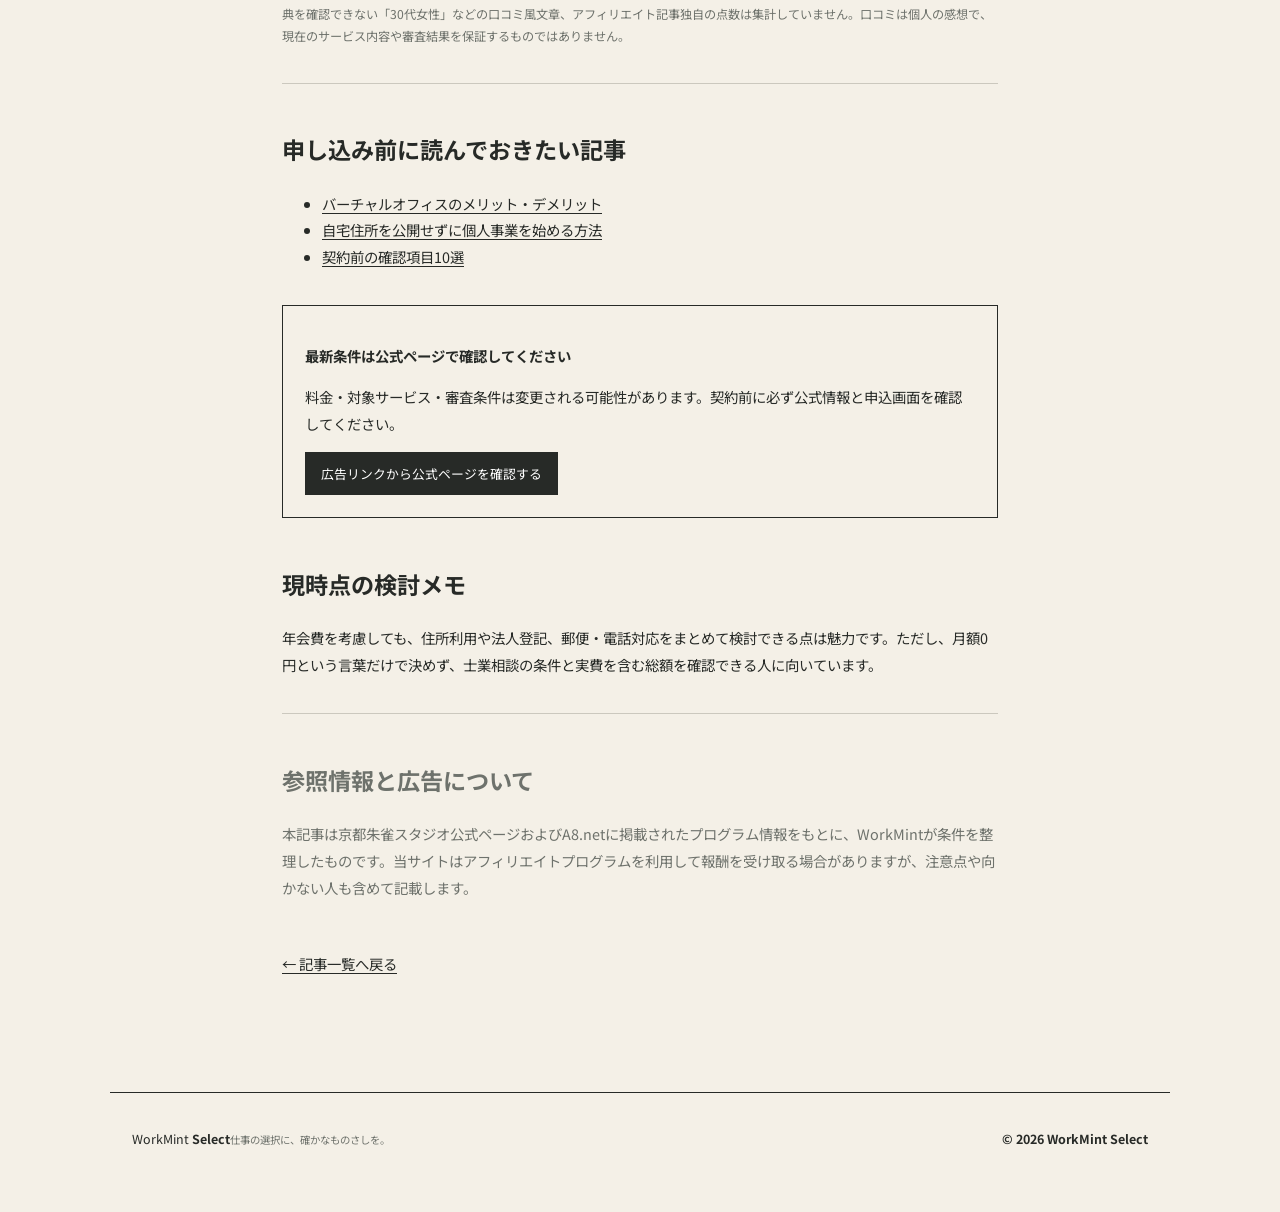
<file: articles/virtual-office-kyoto.html>
<!doctype html>
<html lang="ja">
<head>
  <meta charset="utf-8">
  <meta name="viewport" content="width=device-width,initial-scale=1">
  <meta name="description" content="京都朱雀スタジオの副業・起業支援プランについて、月額0円になる条件、年会費、利用できるサービス、申し込み前の注意点を整理します。">
  <meta name="theme-color" content="#0e3b35">
  <meta property="og:title" content="月額0円だけで選ばない。京都朱雀スタジオの条件を確認｜WorkMint Select">
  <meta property="og:description" content="副業・起業支援プランの費用と条件、向く人・向かない人を整理。">
  <meta property="og:type" content="article">
  <title>京都朱雀スタジオの副業・起業支援プランを解説｜WorkMint Select</title>
  <link rel="stylesheet" href="../styles.css">
</head>
<body>
  <a class="skip" href="#main">本文へ移動</a>
  <header class="site-header">
    <div class="header-inner">
      <a class="brand" href="../index.html" aria-label="WorkMint Select ホーム"><span class="brand-mark" aria-hidden="true">W</span><span>WorkMint <b>Select</b></span></a>
      <nav aria-label="記事ナビゲーション"><a href="../index.html#articles">記事一覧</a><a href="../index.html#method">選定方針</a><a href="../index.html#policy">広告方針</a></nav>
    </div>
  </header>
  <main id="main" class="article-page">
    <article>
      <p class="article-label">PR・広告を含みます　起業・働き方</p>
      <h1>月額0円だけで選ばない。京都朱雀スタジオの副業・起業支援プランの条件を確認</h1>
      <p class="article-date">公開日：2026年8月23日　最終確認：2026年8月23日</p><div class="article-author"><span class="author-dot">wm</span><span>調査・執筆：WorkMint（外資系IT勤務・40代ワーキングマザー／筆名）</span></div>
      <p class="article-lead">自宅住所を公開せずに副業や法人登記を始めたい人にとって、バーチャルオフィスは有力な選択肢です。一方、「月額0円」という表示だけでは実際の負担や利用条件を判断できません。京都朱雀スタジオの副業・起業支援プランについて、申し込み前に確認したい点を整理します。</p><aside class="research-box"><strong>この記事について</strong><p>公開情報をもとにした調査記事です。運営者による契約・利用レビューではありません。サービス固有の条件は、申込前に必ず提供元へ確認してください。</p></aside>
      <aside class="fact-box"><strong>先に結論</strong><p>公式ページでは副業・起業支援プランを月額0円と案内しています。ただし、A8.net掲載情報では協会年会費6,000円と、年1回以上の士業会員による経営支援を受ける条件があります。「完全に費用がかからないサービス」ではありません。</p></aside>

      <h2>副業・起業支援プランで案内されているサービス</h2>
      <p>公式ページでは、京都市下京区の住所利用、法人登記、郵便物・宅配物の受け取り、電話番号の利用、電話内容の録音・LINE転送などが案内されています。郵便物は受取時に通知され、転送または廃棄を指定できるとされています。</p>

      <h2>費用と「無料になる条件」</h2>
      <ul>
        <li>プランの月額利用料：公式ページでは0円と案内</li>
        <li>協会年会費：A8.net掲載情報では年6,000円</li>
        <li>年1回以上、協会所属の士業会員による経営支援を受ける条件</li>
        <li>郵便物の転送費用など、個別に発生する費用の有無は契約前に確認</li>
      </ul>
      <p>月額料金だけで比較せず、年間の総負担と利用条件を確認しましょう。</p>

      <h2>向いている人</h2>
      <ul>
        <li>副業で自宅住所を公開したくない人</li>
        <li>京都の住所で屋号利用や法人登記を検討している人</li>
        <li>年1回以上の専門家相談を事業運営に活用したい人</li>
        <li>郵便物や電話の一次対応を外部化したい人</li>
      </ul>

      <h2>慎重に検討したい人</h2>
      <ul>
        <li>士業への相談を利用する予定がない人</li>
        <li>京都以外の地域での対面性や地域性を重視する人</li>
        <li>専用電話番号や郵便物の即時転送が必須の人</li>
        <li>許認可上、バーチャルオフィス住所を利用できるか不明な事業を行う人</li>
      </ul>

      <h2>申し込み前のチェックリスト</h2>
      <ol>
        <li>年会費を含めた年間総額</li>
        <li>士業相談の実施条件と予約方法</li>
        <li>郵便・宅配便の転送頻度と実費</li>
        <li>電話番号が専用か共用か、通知方法</li>
        <li>予定する事業の法人登記・許認可に利用できるか</li>
        <li>本人確認、審査、解約方法</li>
      </ol>

      <section class="review-research">
        <h2>ネット上の口コミを調べた結果</h2>
        <p class="article-date">調査日：2026年8月24日</p>
        <p>Google Mapsと一般検索で公開情報を確認しました。結論として、Google Mapsの京都朱雀スタジオ掲載ページには、調査時点で「口コミはありません」と表示されています。星評価やGoogle利用者の感想を根拠に、評判が良い・悪いとは判断できません。</p>
        <p><a href="https://www.google.co.jp/maps/search/?api=1&amp;query=%E4%BA%AC%E9%83%BD%E6%9C%B1%E9%9B%80%E3%82%B9%E3%82%BF%E3%82%B8%E3%82%AA" target="_blank" rel="noopener noreferrer">Google Mapsの掲載ページを確認する</a></p>

        <div class="review-points">
          <div>
            <h3>契約体験を公開している個人ブログ</h3>
            <p>2026年2月公開の個人ブログでは、筆者が実際に契約したとして、年額の安さ、住所・電話番号を利用できた点を評価しています。一方、申込ページの導線や文章に分かりにくさがあり、支払い後の登録手順に不安を感じたとも記載しています。</p>
            <p><a href="https://kosumiblog.com/voffice01/" target="_blank" rel="noopener noreferrer">契約者による体験記事を読む</a></p>
          </div>
          <div>
            <h3>口座開設・決済サービスに関する否定的な報告</h3>
            <p>SNS投稿を紹介する比較記事には、法人口座やAirペイの審査が通らず、住所変更を検討したという個人の報告があります。ただし、金融機関や決済サービスの審査は住所だけで決まるものではなく、この1件から他の申込者も利用できないとは判断できません。</p>
            <p><a href="https://hyperofficequest.com/virtual-office/kyoto-suzaku-sudio/" target="_blank" rel="noopener noreferrer">投稿の出典を掲載した記事を確認する</a></p>
          </div>
        </div>

        <aside class="fact-box"><strong>口コミから追加した確認事項</strong><ul><li>決済前に規約と利用開始までの全手順を確認できるか</li><li>法人銀行口座や決済サービスを使う場合、各社へ事前相談できるか</li><li>郵便物の転送頻度と、転送1回あたりの手数料・実費</li><li>Web上で分からない条件に、運営元が明確に回答してくれるか</li></ul></aside>

        <p class="source-caution">口コミの採用基準：契約・利用したことが本文から確認できる記事、または元投稿への参照がある情報を採用しました。投稿者や出典を確認できない「30代女性」などの口コミ風文章、アフィリエイト記事独自の点数は集計していません。口コミは個人の感想で、現在のサービス内容や審査結果を保証するものではありません。</p>
      </section>

      <section class="related-links">
        <h2>申し込み前に読んでおきたい記事</h2>
        <ul>
          <li><a href="virtual-office-basics.html">バーチャルオフィスのメリット・デメリット</a></li>
          <li><a href="protect-home-address.html">自宅住所を公開せずに個人事業を始める方法</a></li>
          <li><a href="virtual-office-checklist.html">契約前の確認項目10選</a></li>
        </ul>
      </section>

      <div class="cta-panel">
        <p><strong>最新条件は公式ページで確認してください</strong></p>
        <p>料金・対象サービス・審査条件は変更される可能性があります。契約前に必ず公式情報と申込画面を確認してください。</p>
        <a class="button primary" href="https://px.a8.net/svt/ejp?a8mat=4BACLI+F9J44Y+4V0U+15OK2A" target="_blank" rel="sponsored nofollow noopener noreferrer">広告リンクから公式ページを確認する</a>
      </div>

      <h2>現時点の検討メモ</h2>
      <p>年会費を考慮しても、住所利用や法人登記、郵便・電話対応をまとめて検討できる点は魅力です。ただし、月額0円という言葉だけで決めず、士業相談の条件と実費を含む総額を確認できる人に向いています。</p>

      <section class="source-note">
        <h2>参照情報と広告について</h2>
        <p>本記事は京都朱雀スタジオ公式ページおよびA8.netに掲載されたプログラム情報をもとに、WorkMintが条件を整理したものです。当サイトはアフィリエイトプログラムを利用して報酬を受け取る場合がありますが、注意点や向かない人も含めて記載します。</p>
      </section>
    </article>
    <p class="back-link"><a href="../index.html#articles">← 記事一覧へ戻る</a></p>
  </main>
  <footer><div class="footer-brand">WorkMint <b>Select</b><small>仕事の選択に、確かなものさしを。</small></div><p>© 2026 WorkMint Select</p></footer>
</body>
</html>
</file>
<file: styles.css>
@import url('https://fonts.googleapis.com/css2?family=IBM+Plex+Mono:wght@400;500&family=Noto+Sans+JP:wght@400;500;600;700&display=swap');
:root{--paper:#f4f0e7;--ink:#272a27;--muted:#6e726c;--line:#cbc8be;--green:#1f5547;--red:#a34d3d;--white:#fbfaf6;--mono:"IBM Plex Mono",monospace}
*{box-sizing:border-box}html{scroll-behavior:smooth}body{margin:0;background:var(--paper);color:var(--ink);font-family:"Noto Sans JP",sans-serif;line-height:1.85}a{color:inherit;text-underline-offset:3px}button,input{font:inherit}.skip{position:absolute;left:-9999px}.skip:focus{left:12px;top:12px;background:white;padding:8px;z-index:50}
.site-header{border-bottom:1px solid var(--line);background:rgba(244,240,231,.94);position:sticky;top:0;z-index:20;backdrop-filter:blur(10px)}.header-inner{max-width:1060px;margin:auto;padding:14px 22px;display:flex;align-items:center;justify-content:space-between}.brand{display:flex;align-items:center;gap:11px;text-decoration:none;font-weight:700;line-height:1.25}.brand-mark{font:500 .75rem var(--mono);width:34px;height:34px;border:1px solid var(--ink);border-radius:50%;display:grid;place-items:center}.brand small{display:block;font-size:.62rem;font-weight:400;color:var(--muted)}.site-header nav{display:flex;gap:24px}.site-header nav a{font-size:.78rem;text-decoration:none}.menu-button{display:none;border:1px solid var(--line);background:none;padding:5px 9px}
.journal-hero{max-width:1060px;margin:auto;padding:100px 22px 85px;display:grid;grid-template-columns:1.4fr .6fr;gap:90px;align-items:end}.kicker,.section-title>p{font:500 .72rem var(--mono);letter-spacing:.08em;color:var(--red);text-transform:uppercase}.journal-hero h1{font-size:clamp(2.7rem,6vw,5.6rem);line-height:1.13;letter-spacing:-.055em;margin:14px 0 32px;font-weight:600}.hero-main>p:not(.kicker){max-width:690px}.hero-links{display:flex;align-items:center;gap:22px;margin-top:30px;font-size:.84rem}.solid-link{background:var(--ink);color:white;padding:11px 18px;text-decoration:none}.margin-note{border-top:2px solid var(--ink);border-bottom:1px solid var(--line);padding:18px 0 20px;transform:rotate(-1deg)}.margin-note p{font-size:.84rem}.margin-note .hand{font:500 .72rem var(--mono);color:var(--red)}.margin-note .note-source{color:var(--muted);font-size:.72rem;border-top:1px dotted var(--line);padding-top:11px}
.working-on{max-width:1060px;margin:auto;border-top:1px solid var(--ink);border-bottom:1px solid var(--line);padding:15px 22px;display:flex;gap:25px;font-size:.75rem}.working-on>span{font-family:var(--mono);white-space:nowrap}.working-on ul{display:flex;gap:25px;flex-wrap:wrap;margin:0;padding:0;list-style:none;color:var(--muted)}
.section{max-width:1060px;margin:auto;padding:100px 22px}.section-title{display:grid;grid-template-columns:1fr 1fr;gap:30px;align-items:end;margin-bottom:35px}.section-title>p{grid-column:1/-1;margin:0}.section-title h2{font-size:clamp(2rem,4vw,3.5rem);letter-spacing:-.045em;line-height:1.2;margin:0}.section-title>span{font-size:.84rem;color:var(--muted)}
.note-list{border-top:1px solid var(--ink)}.note-row{display:grid;grid-template-columns:52px 1fr 30px;gap:18px;padding:27px 8px;border-bottom:1px solid var(--line);text-decoration:none;transition:.18s}.note-row:hover{background:rgba(255,255,255,.35);padding-left:16px}.note-no{font:400 .78rem var(--mono);color:var(--muted)}.note-tag{font:500 .68rem var(--mono);color:var(--red);margin:0 0 4px}.note-row h3{font-size:1.22rem;margin:0 0 5px}.note-row p:last-child{font-size:.82rem;color:var(--muted);margin:0}.arrow{align-self:center}.primary-note{background:rgba(255,255,255,.28)}
.calculator{max-width:none;background:#dfded5;padding-left:max(22px,calc((100vw - 1016px)/2));padding-right:max(22px,calc((100vw - 1016px)/2))}.calc-grid{display:grid;grid-template-columns:1.1fr .9fr;gap:70px}#cost-form{display:grid;gap:12px}#cost-form label{display:grid;grid-template-columns:1fr 140px 70px;align-items:center;border-bottom:1px solid #b6b5ad;padding:8px 0;font-size:.84rem}#cost-form input{width:100%;border:0;border-bottom:1px solid var(--ink);background:transparent;padding:7px;text-align:right}#cost-form span{font-size:.72rem;margin-left:8px}.calc-result{border:1px solid var(--ink);background:var(--paper);padding:30px;align-self:start}.calc-result>p:first-child{font:500 .72rem var(--mono);margin:0}.calc-result output{display:block;font-size:clamp(2.2rem,5vw,4rem);letter-spacing:-.05em;font-weight:600;margin:13px 0}.calc-result p{font-size:.85rem}.calc-result small{display:block;color:var(--muted);font-size:.68rem;border-top:1px solid var(--line);padding-top:12px}
.profile-body{display:grid;grid-template-columns:.7fr 1.3fr;gap:70px;border-top:1px solid var(--ink);padding-top:25px}.profile-name{display:flex;align-items:center;gap:15px}.profile-name>span{width:58px;height:58px;border-radius:50%;background:var(--green);color:white;display:grid;place-items:center;font:500 .8rem var(--mono)}.profile-name strong,.profile-name small{display:block}.profile-name small{font-size:.7rem;color:var(--muted)}.profile-body p{font-size:.88rem}.change-log{margin-top:55px}.change-log h3{font:500 .72rem var(--mono);text-transform:uppercase}.change-log dl{border-top:1px solid var(--line)}.change-log dl div{display:grid;grid-template-columns:130px 1fr;border-bottom:1px solid var(--line);padding:12px 0;font-size:.78rem}.change-log dt{font-family:var(--mono)}.change-log dd{margin:0}
.policy{border-top:1px solid var(--ink)}.policy-grid{display:grid;grid-template-columns:1fr 1fr;gap:60px}.policy h3{font-size:.95rem;margin-top:26px}.policy p{font-size:.82rem;color:#4f544f}.policy details{margin-top:35px;border-top:1px solid var(--line);border-bottom:1px solid var(--line);padding:15px 0}.policy summary{cursor:pointer;font-size:.8rem;font-weight:600}.legal{padding:10px 0}
footer{max-width:1060px;margin:auto;border-top:1px solid var(--ink);padding:35px 22px 60px;display:grid;grid-template-columns:1fr auto;gap:20px;font-size:.78rem}footer p{margin:0;font-weight:700}footer p span{font-weight:400;color:var(--muted)}footer nav{display:flex;gap:20px}footer small{grid-column:1/-1;color:var(--muted)}
/* article pages */
.article-page{max-width:760px;margin:auto;padding:75px 22px 100px}.article-page article>h1{font-size:clamp(2.2rem,5vw,4rem);line-height:1.35;letter-spacing:-.04em}.article-label{font:500 .7rem var(--mono);color:var(--red)}.article-date{font-size:.72rem;color:var(--muted)}.article-lead{font-size:1.08rem;border-bottom:1px solid var(--line);padding-bottom:25px}.article-page h2{font-size:1.45rem;margin-top:2.8rem}.article-page h3{font-size:1.05rem}.article-page li,.article-page p{font-size:.9rem}.fact-box,.research-box{background:#e3e1d8;border-left:3px solid var(--green);padding:18px 20px;margin:25px 0}.fact-box p,.research-box p{margin:.3rem 0}.article-author{display:flex;gap:10px;align-items:center;font-size:.75rem;color:var(--muted);margin:12px 0 28px}.author-dot{width:28px;height:28px;border-radius:50%;background:var(--green);color:white;display:grid;place-items:center;font:500 .65rem var(--mono)}.review-points{display:grid;grid-template-columns:1fr 1fr;gap:14px}.review-points>div{border:1px solid var(--line);padding:16px}.source-caution,.source-note{font-size:.76rem!important;color:var(--muted)}.source-note,.related-links{border-top:1px solid var(--line);margin-top:35px}.cta-panel{border:1px solid var(--ink);padding:22px;margin:35px 0}.button{display:inline-block;background:var(--ink);color:white;padding:10px 16px;text-decoration:none;font-size:.8rem}.back-link{margin-top:50px}
@media(max-width:720px){.site-header nav{display:none;position:absolute;top:63px;left:0;right:0;background:var(--paper);padding:18px 22px;flex-direction:column;border-bottom:1px solid var(--line)}.site-header nav.open{display:flex}.menu-button{display:block}.journal-hero{grid-template-columns:1fr;gap:40px;padding-top:65px}.section-title,.calc-grid,.profile-body,.policy-grid{grid-template-columns:1fr;gap:25px}.section-title>p{grid-column:auto}.working-on{display:block}.working-on ul{margin-top:8px;gap:8px}.note-row{grid-template-columns:35px 1fr 20px}.calc-grid{gap:35px}#cost-form label{grid-template-columns:1fr 100px 60px}.review-points{grid-template-columns:1fr}footer{grid-template-columns:1fr}footer nav{flex-wrap:wrap}.focused-grid{grid-template-columns:1fr}}
@media(prefers-reduced-motion:reduce){html{scroll-behavior:auto}*{transition:none!important}}
</file>
